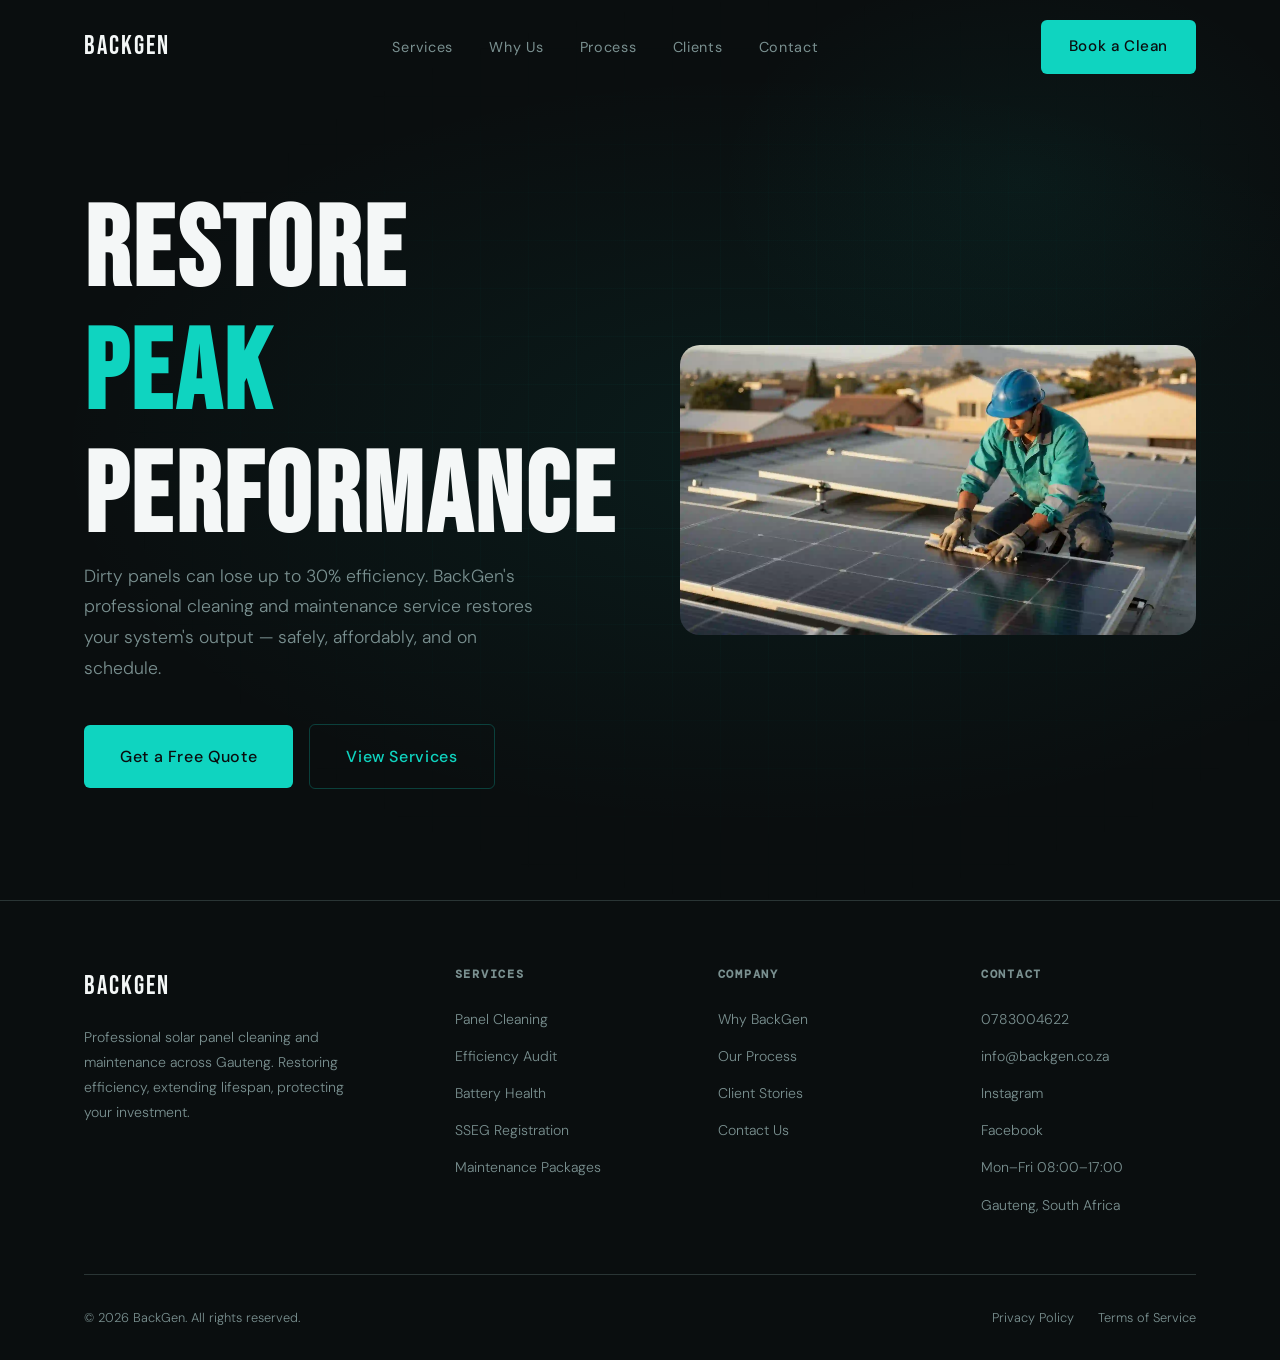
<file: index.html>
<!DOCTYPE html>
<html lang="en">
<head>
  <meta charset="UTF-8" />
  <meta name="viewport" content="width=device-width, initial-scale=1.0" />
  <meta name="description" content="BackGen — Professional solar panel cleaning and maintenance across Gauteng. Restore peak efficiency, extend system lifespan, and maximise your solar ROI." />
  <meta name="keywords" content="solar panel cleaning, solar maintenance, SSEG registration, Gauteng solar, Boksburg solar, solar efficiency" />
  <title>BackGen | Solar Panel Cleaning & Maintenance — Gauteng</title>
  <link rel="canonical" href="https://backgen.co.za" />
  <link rel="preconnect" href="https://fonts.googleapis.com" />

  <link rel="preconnect" href="https://fonts.gstatic.com" crossorigin />
  <link rel="stylesheet" href="styles.css" />
  <!-- Open Graph -->
  <meta property="og:title" content="BackGen | Solar Panel Cleaning & Maintenance" />
  <meta property="og:description" content="Professional solar maintenance across Gauteng. Restore efficiency, ensure compliance, maximise ROI." />
  <meta property="og:type" content="website" />
  <meta property="og:url" content="https://backgen.co.za" />
</head>
<body>

  <!-- ═══════════════════════════════════════════════
       NAVIGATION
  ══════════════════════════════════════════════════ -->
  <nav class="nav" id="nav" role="navigation" aria-label="Main navigation">
    <div class="container">
      <div class="nav-inner">

        <a href="index.html" class="nav-logo" aria-label="BackGen Home">
          <span class="nav-logo-text">BackGen</span>
        </a>


        <ul class="nav-links" role="list">
          <li><a href="services.html">Services</a></li>
          <li><a href="why-us.html">Why Us</a></li>
          <li><a href="process.html">Process</a></li>
          <li><a href="clients.html">Clients</a></li>
          <li><a href="contact.html">Contact</a></li>
        </ul>


        <div class="nav-cta">
          <a href="contact.html" class="btn btn-primary">
            Book a Clean
          </a>
        </div>



        <button class="hamburger" id="hamburger" aria-label="Open mobile menu" aria-expanded="false">
          <span></span><span></span><span></span>
        </button>

      </div>
    </div>
  </nav>

  <!-- Mobile menu -->
  <div class="mobile-menu" id="mobileMenu" role="dialog" aria-modal="true" aria-label="Mobile menu">
    <button class="mobile-close" id="mobileClose" aria-label="Close menu">✕</button>
    <a href="services.html" class="mobile-link">Services</a>
    <a href="why-us.html" class="mobile-link">Why Us</a>
    <a href="process.html" class="mobile-link">Process</a>
    <a href="clients.html" class="mobile-link">Clients</a>
    <a href="contact.html" class="mobile-link">Contact</a>
    <a href="contact.html" class="btn btn-primary btn-lg">Book a Clean</a>

  </div>


  <!-- ═══════════════════════════════════════════════
       HERO
  ══════════════════════════════════════════════════ -->
  <section class="hero" id="home" aria-labelledby="hero-headline">
    <div class="hero-bg" aria-hidden="true"></div>
    <div class="container">
      <div class="hero-inner">

        <div class="hero-content">


          <h1 id="hero-headline">
            Restore <span class="teal">Peak</span> Performance
          </h1>

          <p class="hero-sub">
            Dirty panels can lose up to 30% efficiency. BackGen's professional cleaning and maintenance service restores your system's output — safely, affordably, and on schedule.
          </p>

          <div class="hero-actions">
            <a href="contact.html" class="btn btn-primary btn-lg">Get a Free Quote</a>
            <a href="services.html" class="btn btn-outline btn-lg">View Services</a>

          </div>
        </div>

        <!-- Hero visual (replace src with real image) -->
        <div class="hero-visual" aria-hidden="true">
          <div class="hero-img-wrap">
            <div class="hero-img-placeholder">
<img src="./SolarPanelCleaning.webp" alt="Photo of peson cleaning solar panels" type="image/webp" decoding="async" fetchpriority="high" />
            </div>
          </div>
        </div>
      </div>
    </div>
  </section>
  <!-- ═══════════════════════════════════════════════
       FOOTER
  ══════════════════════════════════════════════════ -->
  <footer class="footer" role="contentinfo">
    <div class="container">

      <div class="footer-grid">

        <div class="footer-brand">
          <a href="index.html" class="nav-logo" aria-label="BackGen Home">
            <span class="nav-logo-text">BackGen</span>
          </a>


          <p>Professional solar panel cleaning and maintenance across Gauteng. Restoring efficiency, extending lifespan, protecting your investment.</p>
        </div>

        <div class="footer-col">
          <h5>Services</h5>
          <ul role="list">
            <li><a href="services.html">Panel Cleaning</a></li>
            <li><a href="services.html">Efficiency Audit</a></li>
            <li><a href="services.html">Battery Health</a></li>
            <li><a href="services.html">SSEG Registration</a></li>
            <li><a href="services.html">Maintenance Packages</a></li>

          </ul>
        </div>

        <div class="footer-col">
          <h5>Company</h5>
          <ul role="list">
            <li><a href="why-us.html">Why BackGen</a></li>
            <li><a href="process.html">Our Process</a></li>
            <li><a href="clients.html">Client Stories</a></li>
            <li><a href="contact.html">Contact Us</a></li>

          </ul>
        </div>

        <div class="footer-col">
          <h5>Contact</h5>
          <ul role="list">
            <li><a href="tel:0783004622">0783004622</a></li>
            <li><a href="mailto:info@backgen.co.za">info@backgen.co.za</a></li>
            <li><a href="https://www.instagram.com/backgen/" target="_blank" rel="noopener noreferrer">Instagram</a></li>
            <li><a href="https://www.facebook.com/profile.php?id=61590956095185" target="_blank" rel="noopener noreferrer">Facebook</a></li>
            <li><span style="color:var(--grey-mid); font-size:0.88rem;">Mon–Fri 08:00–17:00</span></li>
            <li><span style="color:var(--grey-mid); font-size:0.88rem;">Gauteng, South Africa</span></li>
          </ul>
        </div>

      </div>

      <div class="footer-bottom">
        <p>© 2026 BackGen. All rights reserved.</p>
        <div class="footer-bottom-links">
          <a href="#">Privacy Policy</a>
          <a href="#">Terms of Service</a>
        </div>
      </div>

    </div>
  </footer>



  <!-- ═══════════════════════════════════════════════
       JAVASCRIPT
  ══════════════════════════════════════════════════ -->

  <script type="application/ld+json">
  {
    "@context": "https://schema.org",
    "@type": "SolarEnergyCompany",
    "name": "BackGen",
    "url": "https://backgen.co.za",
    "description": "Professional solar panel cleaning and maintenance across Gauteng. Restore peak performance, extend system lifespan, and maximise your solar ROI.",
    "areaServed": [
      { "@type": "AdministrativeArea", "name": "Gauteng" }
    ],
    "hasOfferCatalog": {
      "@type": "OfferCatalog",
      "name": "Solar Panel Services",
      "itemListElement": [
        {
          "@type": "Offer",
          "name": "Professional Solar Panel Cleaning",
          "category": "Solar panel cleaning"
        },
        {
          "@type": "Offer",
          "name": "Efficiency Audit",
          "category": "Solar efficiency audit"
        },
        {
          "@type": "Offer",
          "name": "Battery Health Check",
          "category": "Battery health assessment"
        },
        {
          "@type": "Offer",
          "name": "SSEG Registration",
          "category": "SSEG registration assistance"
        },
        {
          "@type": "Offer",
          "name": "Maintenance Packages",
          "category": "Solar maintenance packages"
        }
      ]
    },
    "contactPoint": [
      {
        "@type": "ContactPoint",
        "telephone": "+2783004622",
        "contactType": "customer service",
        "areaServed": "ZA",
        "availableLanguage": ["en"],
        "email": "info@backgen.co.za"
      }
    ]
  }
  </script>

  <script src="site.js"></script>

</body>
</html>
</file>
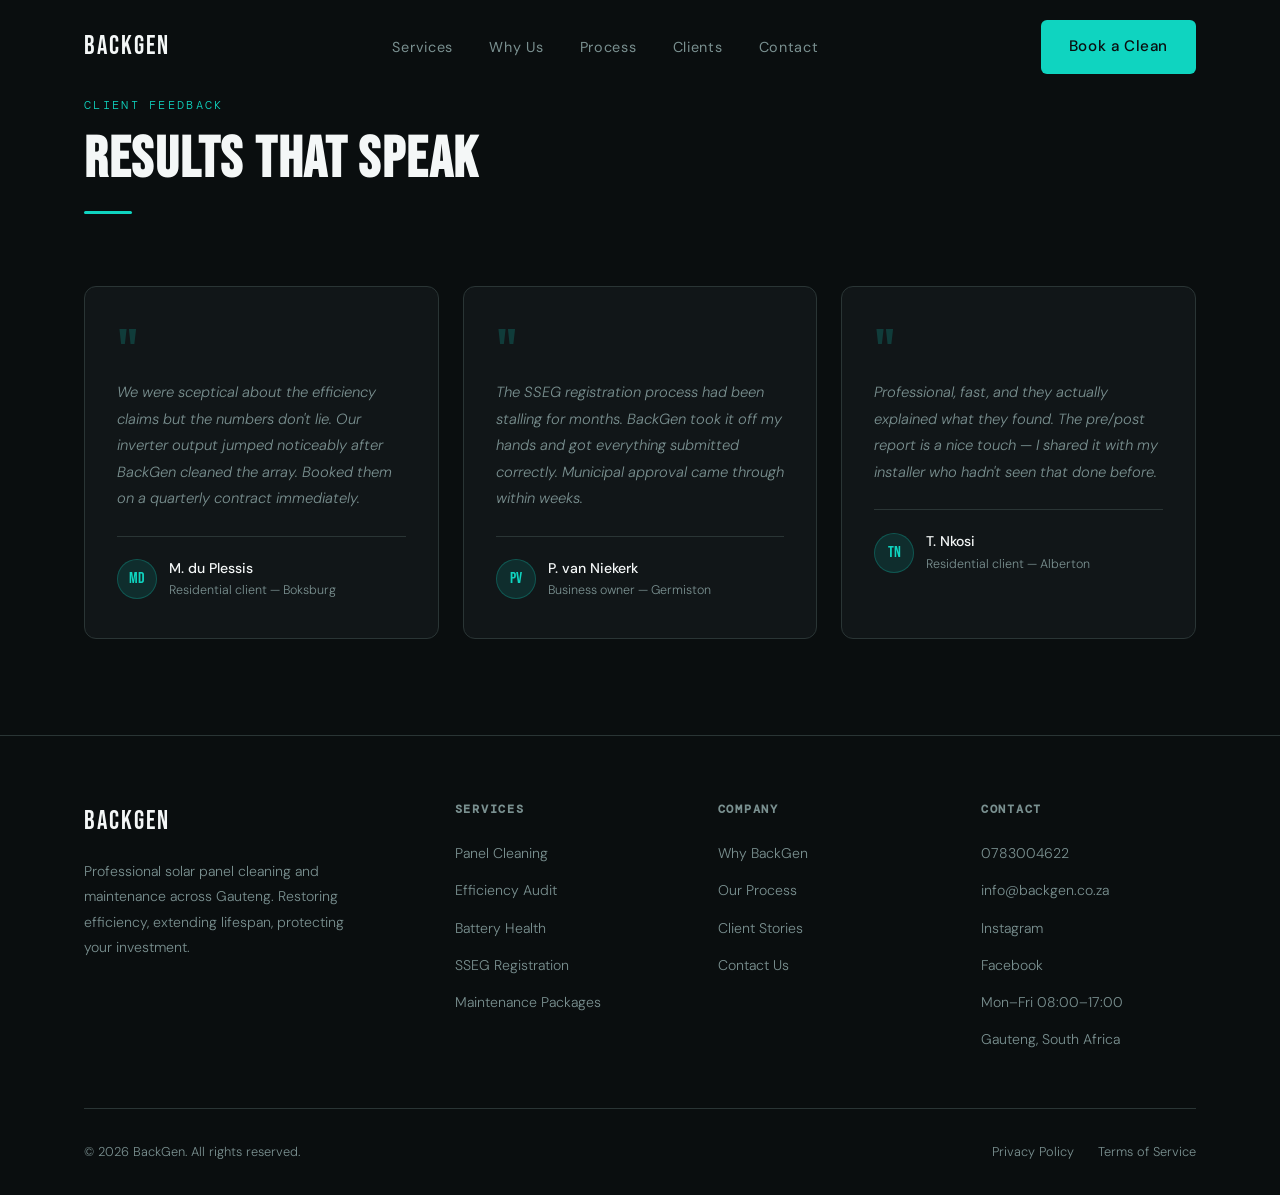
<file: clients.html>
<!DOCTYPE html>
<html lang="en">
<head>
  <meta charset="UTF-8" />
  <meta name="viewport" content="width=device-width, initial-scale=1.0" />
  <meta name="description" content="BackGen — Professional solar panel cleaning and maintenance across Gauteng. Restore peak efficiency, extend system lifespan, and maximise your solar ROI." />
  <meta name="keywords" content="solar panel cleaning, solar maintenance, SSEG registration, Gauteng solar, Boksburg solar, solar efficiency" />
  <title>BackGen | Clients — Gauteng</title>
  <link rel="canonical" href="https://backgen.co.za/clients.html" />
  <link rel="preconnect" href="https://fonts.googleapis.com" />
  <link rel="preconnect" href="https://fonts.gstatic.com" crossorigin />
  <link rel="stylesheet" href="styles.css" />
  <!-- Open Graph -->
  <meta property="og:title" content="BackGen | Client Stories" />
  <meta property="og:description" content="See what clients say about solar panel cleaning, efficiency audits, and SSEG support." />
  <meta property="og:type" content="website" />
  <meta property="og:url" content="https://backgen.co.za/clients.html" />
</head>
<body>

  <!-- Shared navigation -->
  <nav class="nav" id="nav" role="navigation" aria-label="Main navigation">
    <div class="container">
      <div class="nav-inner">

        <a href="index.html" class="nav-logo" aria-label="BackGen Home">
          <span class="nav-logo-text">BackGen</span>
        </a>

        <ul class="nav-links" role="list">
          <li><a href="services.html">Services</a></li>
          <li><a href="why-us.html">Why Us</a></li>
          <li><a href="process.html">Process</a></li>
          <li><a href="clients.html">Clients</a></li>
          <li><a href="contact.html">Contact</a></li>
        </ul>

        <div class="nav-cta">
          <a href="contact.html" class="btn btn-primary">
            Book a Clean
          </a>
        </div>

        <button class="hamburger" id="hamburger" aria-label="Open mobile menu" aria-expanded="false">
          <span></span><span></span><span></span>
        </button>

      </div>
    </div>
  </nav>

  <!-- Mobile menu -->
  <div class="mobile-menu" id="mobileMenu" role="dialog" aria-modal="true" aria-label="Mobile menu">
    <button class="mobile-close" id="mobileClose" aria-label="Close menu">✕</button>
    <a href="services.html" class="mobile-link">Services</a>
    <a href="why-us.html" class="mobile-link">Why Us</a>
    <a href="process.html" class="mobile-link">Process</a>
    <a href="clients.html" class="mobile-link">Clients</a>
    <a href="contact.html" class="mobile-link">Contact</a>
    <a href="contact.html" class="btn btn-primary btn-lg">Book a Clean</a>
  </div>

  <!-- ═══════════════════════════════════════════════
       TESTIMONIALS
  ══════════════════════════════════════════════════ -->
  <section class="testimonials section" id="testimonials" aria-labelledby="testimonials-heading">
    <div class="container">

      <div class="section-header reveal">
        <span class="label">Client Feedback</span>
        <h2 id="testimonials-heading">Results That Speak</h2>
        <div class="accent-line" aria-hidden="true"></div>
      </div>

      <div class="testimonials-grid">

        <article class="testi-card reveal reveal-delay-1">
          <div class="testi-quote-mark" aria-hidden="true">"</div>
          <p class="testi-text">We were sceptical about the efficiency claims but the numbers don't lie. Our inverter output jumped noticeably after BackGen cleaned the array. Booked them on a quarterly contract immediately.</p>
          <div class="testi-author">
            <div class="testi-avatar" aria-hidden="true">MD</div>
            <div>
              <div class="testi-name">M. du Plessis</div>
              <div class="testi-role">Residential client — Boksburg</div>
            </div>
          </div>
        </article>

        <article class="testi-card reveal reveal-delay-2">
          <div class="testi-quote-mark" aria-hidden="true">"</div>
          <p class="testi-text">The SSEG registration process had been stalling for months. BackGen took it off my hands and got everything submitted correctly. Municipal approval came through within weeks.</p>
          <div class="testi-author">
            <div class="testi-avatar" aria-hidden="true">PV</div>
            <div>
              <div class="testi-name">P. van Niekerk</div>
              <div class="testi-role">Business owner — Germiston</div>
            </div>
          </div>
        </article>

        <article class="testi-card reveal reveal-delay-3">
          <div class="testi-quote-mark" aria-hidden="true">"</div>
          <p class="testi-text">Professional, fast, and they actually explained what they found. The pre/post report is a nice touch — I shared it with my installer who hadn't seen that done before.</p>
          <div class="testi-author">
            <div class="testi-avatar" aria-hidden="true">TN</div>
            <div>
              <div class="testi-name">T. Nkosi</div>
              <div class="testi-role">Residential client — Alberton</div>
            </div>
          </div>
        </article>

      </div>

    </div>
  </section>

  <!-- Shared footer -->
  <footer class="footer" role="contentinfo">
    <div class="container">

      <div class="footer-grid">

        <div class="footer-brand">
          <a href="index.html" class="nav-logo" aria-label="BackGen Home">
            <span class="nav-logo-text">BackGen</span>
          </a>
          <p>Professional solar panel cleaning and maintenance across Gauteng. Restoring efficiency, extending lifespan, protecting your investment.</p>
        </div>

        <div class="footer-col">
          <h5>Services</h5>
          <ul role="list">
            <li><a href="services.html">Panel Cleaning</a></li>
            <li><a href="services.html">Efficiency Audit</a></li>
            <li><a href="services.html">Battery Health</a></li>
            <li><a href="services.html">SSEG Registration</a></li>
            <li><a href="services.html">Maintenance Packages</a></li>
          </ul>
        </div>

        <div class="footer-col">
          <h5>Company</h5>
          <ul role="list">
            <li><a href="why-us.html">Why BackGen</a></li>
            <li><a href="process.html">Our Process</a></li>
            <li><a href="clients.html">Client Stories</a></li>
            <li><a href="contact.html">Contact Us</a></li>
          </ul>
        </div>

        <div class="footer-col">
          <h5>Contact</h5>
          <ul role="list">
            <li><a href="tel:0783004622">0783004622</a></li>
            <li><a href="mailto:info@backgen.co.za">info@backgen.co.za</a></li>
            <li><a href="https://www.instagram.com/backgen/" target="_blank" rel="noopener noreferrer">Instagram</a></li>
            <li><a href="https://www.facebook.com/profile.php?id=61590956095185" target="_blank" rel="noopener noreferrer">Facebook</a></li>
            <li><span style="color:var(--grey-mid); font-size:0.88rem;">Mon–Fri 08:00–17:00</span></li>
            <li><span style="color:var(--grey-mid); font-size:0.88rem;">Gauteng, South Africa</span></li>
          </ul>
        </div>

      </div>

      <div class="footer-bottom">
        <p>© 2026 BackGen. All rights reserved.</p>
        <div class="footer-bottom-links">
          <a href="#">Privacy Policy</a>
          <a href="#">Terms of Service</a>
        </div>
      </div>

    </div>
  </footer>

  <script type="application/ld+json">
  {
    "@context": "https://schema.org",
    "@type": "FAQPage",
    "mainEntity": [
      {
        "@type": "Question",
        "name": "Do you provide measurable results after cleaning?",
        "acceptedAnswer": {
          "@type": "Answer",
          "text": "Yes. We record pre- and post-clean efficiency readings and provide a written report with before/after results."
        }
      }
    ]
  }
  </script>

  <script src="site.js"></script>
</body>
</html>
</file>
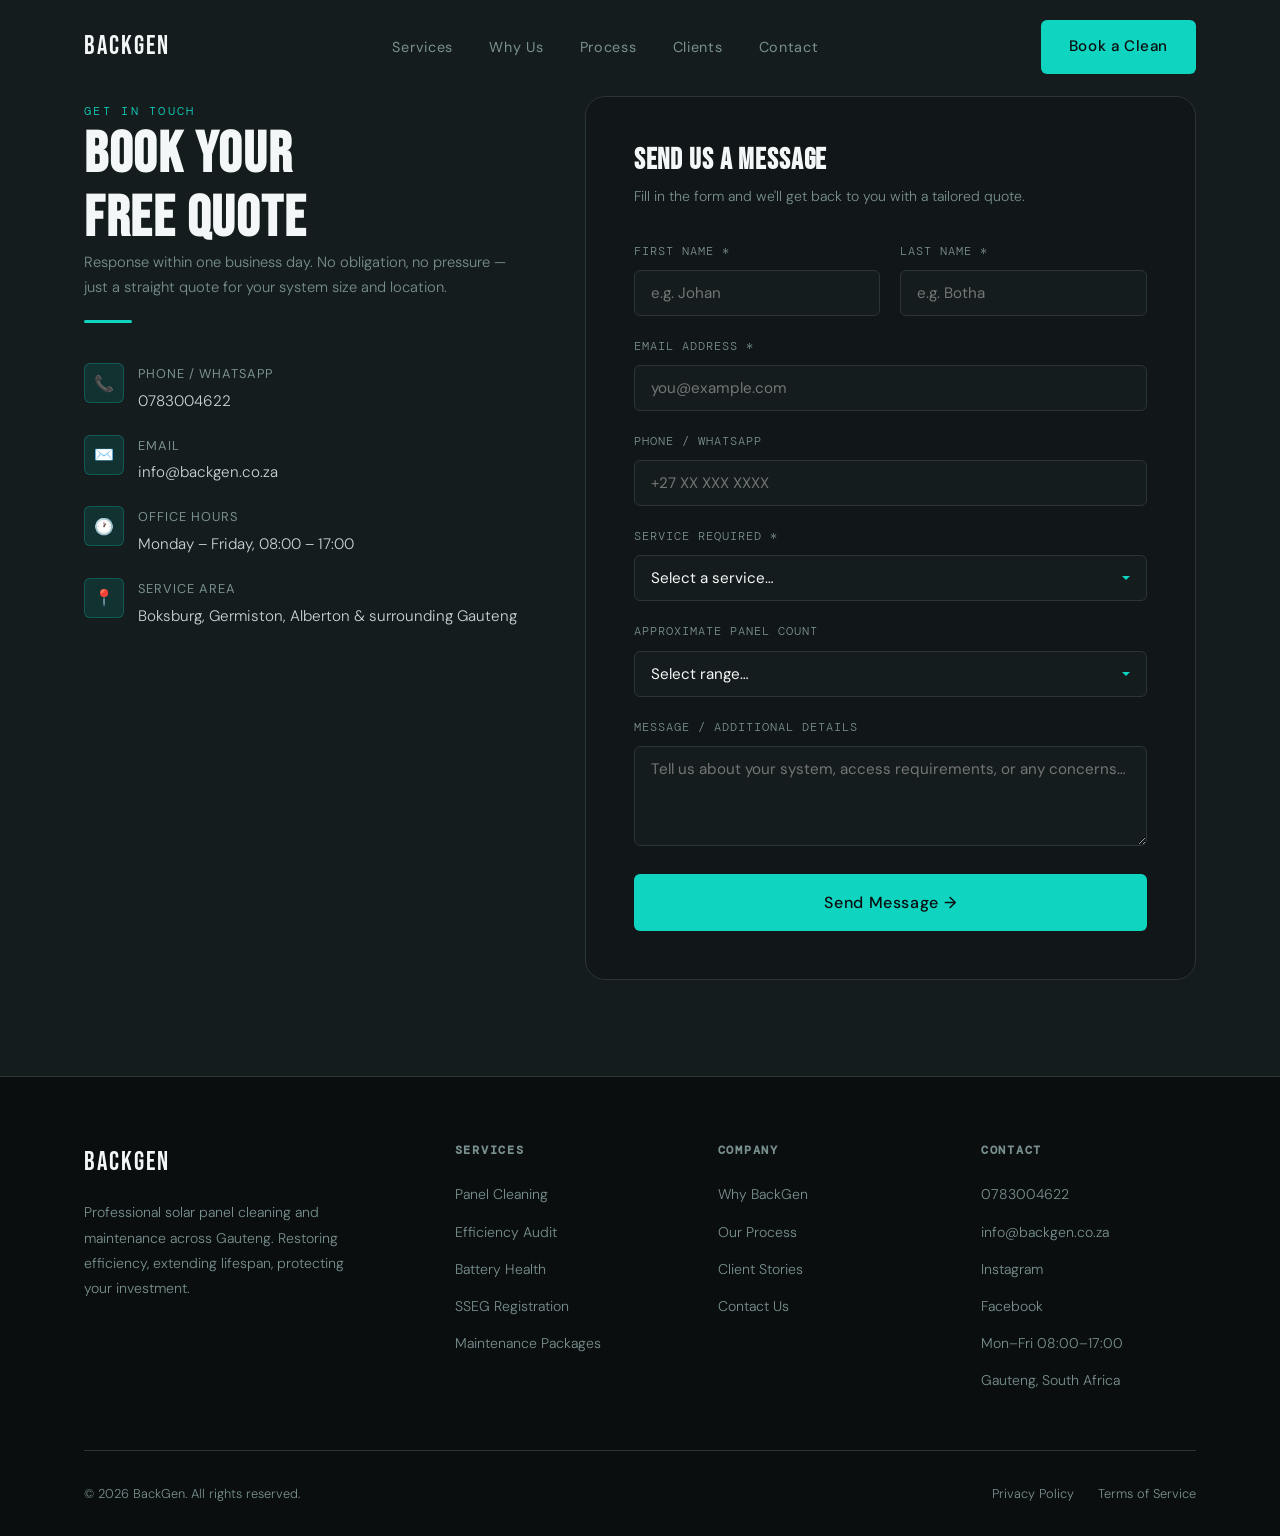
<file: contact.html>
<!DOCTYPE html>
<html lang="en">
<head>
  <meta charset="UTF-8" />
  <meta name="viewport" content="width=device-width, initial-scale=1.0" />
  <meta name="description" content="BackGen — Professional solar panel cleaning and maintenance across Gauteng. Restore peak efficiency, extend system lifespan, and maximise your solar ROI." />
  <meta name="keywords" content="solar panel cleaning, solar maintenance, SSEG registration, Gauteng solar, Boksburg solar, solar efficiency" />
  <title>BackGen | Contact — Gauteng</title>
  <link rel="canonical" href="https://backgen.co.za/contact.html" />
  <link rel="preconnect" href="https://fonts.googleapis.com" />
  <link rel="preconnect" href="https://fonts.gstatic.com" crossorigin />
  <link rel="stylesheet" href="styles.css" />
  <!-- Open Graph -->
  <meta property="og:title" content="BackGen | Contact" />
  <meta property="og:description" content="Book a free quote for solar panel cleaning and maintenance across Gauteng." />
  <meta property="og:type" content="website" />
  <meta property="og:url" content="https://backgen.co.za/contact.html" />
</head>
<body>

  <!-- Shared navigation -->
  <nav class="nav" id="nav" role="navigation" aria-label="Main navigation">
    <div class="container">
      <div class="nav-inner">

        <a href="index.html" class="nav-logo" aria-label="BackGen Home">
          <span class="nav-logo-text">BackGen</span>
        </a>

        <ul class="nav-links" role="list">
          <li><a href="services.html">Services</a></li>
          <li><a href="why-us.html">Why Us</a></li>
          <li><a href="process.html">Process</a></li>
          <li><a href="clients.html">Clients</a></li>
          <li><a href="contact.html">Contact</a></li>
        </ul>

        <div class="nav-cta">
          <a href="contact.html" class="btn btn-primary">
            Book a Clean
          </a>
        </div>

        <button class="hamburger" id="hamburger" aria-label="Open mobile menu" aria-expanded="false">
          <span></span><span></span><span></span>
        </button>

      </div>
    </div>
  </nav>

  <!-- Mobile menu -->
  <div class="mobile-menu" id="mobileMenu" role="dialog" aria-modal="true" aria-label="Mobile menu">
    <button class="mobile-close" id="mobileClose" aria-label="Close menu">✕</button>
    <a href="services.html" class="mobile-link">Services</a>
    <a href="why-us.html" class="mobile-link">Why Us</a>
    <a href="process.html" class="mobile-link">Process</a>
    <a href="clients.html" class="mobile-link">Clients</a>
    <a href="contact.html" class="mobile-link">Contact</a>
    <a href="contact.html" class="btn btn-primary btn-lg">Book a Clean</a>
  </div>

  <!-- ═══════════════════════════════════════════════
       CONTACT
  ══════════════════════════════════════════════════ -->
  <section class="contact section" id="contact" aria-labelledby="contact-heading">
    <div class="container">

      <div class="contact-grid">

        <!-- Info column -->
        <div class="contact-info">

          <div class="contact-info-block reveal">
            <span class="label">Get in Touch</span>
            <h2 id="contact-heading">Book Your<br/>Free Quote</h2>
            <p>Response within one business day. No obligation, no pressure — just a straight quote for your system size and location.</p>
            <div class="accent-line" aria-hidden="true"></div>
          </div>

          <div class="contact-details reveal reveal-delay-1">

            <div class="contact-item">
              <div class="contact-item-icon" aria-hidden="true">📞</div>
                <div class="contact-item-text">
                <strong>Phone / WhatsApp</strong>
                <a href="tel:0783004622">0783004622</a>

              </div>
            </div>

            <div class="contact-item">
              <div class="contact-item-icon" aria-hidden="true">✉️</div>
              <div class="contact-item-text">
                <strong>Email</strong>
                <a href="mailto:info@backgen.co.za">info@backgen.co.za</a>
              </div>
            </div>

            <div class="contact-item">
              <div class="contact-item-icon" aria-hidden="true">🕐</div>
              <div class="contact-item-text">
                <strong>Office Hours</strong>
                <span>Monday – Friday, 08:00 – 17:00</span>
              </div>
            </div>

            <div class="contact-item">
              <div class="contact-item-icon" aria-hidden="true">📍</div>
              <div class="contact-item-text">
                <strong>Service Area</strong>
                <span>Boksburg, Germiston, Alberton &amp; surrounding Gauteng</span>
              </div>
            </div>

          </div>

        </div>

        <!-- Form column -->
        <div class="form-card reveal reveal-delay-2">
          <h3 style="margin-bottom:8px;">Send Us a Message</h3>
          <p style="margin-bottom:32px; font-size:0.88rem;">Fill in the form and we'll get back to you with a tailored quote.</p>

          <form id="contactForm" novalidate aria-label="Contact form">

            <div class="form-row">
              <div class="form-group">
                <label for="firstName">First Name *</label>
                <input type="text" id="firstName" name="firstName" placeholder="e.g. Johan" required autocomplete="given-name" />
              </div>
              <div class="form-group">
                <label for="lastName">Last Name *</label>
                <input type="text" id="lastName" name="lastName" placeholder="e.g. Botha" required autocomplete="family-name" />
              </div>
            </div>

            <div class="form-group">
              <label for="email">Email Address *</label>
              <input type="email" id="email" name="email" placeholder="you@example.com" required autocomplete="email" />
            </div>

            <div class="form-group">
              <label for="phone">Phone / WhatsApp</label>
              <input type="tel" id="phone" name="phone" placeholder="+27 XX XXX XXXX" autocomplete="tel" />
            </div>

            <div class="form-group">
              <label for="service">Service Required *</label>
              <select id="service" name="service" required>
                <option value="" disabled selected>Select a service…</option>
                <option value="panel-cleaning">Solar Panel Cleaning</option>
                <option value="efficiency-audit">Efficiency Audit</option>
                <option value="battery-check">Battery Health Check</option>
                <option value="sseg">SSEG Registration</option>
                <option value="maintenance-package">Maintenance Package</option>
                <option value="other">Other / Not Sure</option>
              </select>
            </div>

            <div class="form-group">
              <label for="panels">Approximate Panel Count</label>
              <select id="panels" name="panels">
                <option value="" disabled selected>Select range…</option>
                <option value="1-10">1 – 10 panels</option>
                <option value="11-20">11 – 20 panels</option>
                <option value="21-40">21 – 40 panels</option>
                <option value="41+">41+ panels</option>
                <option value="unsure">Not sure</option>
              </select>
            </div>

            <div class="form-group">
              <label for="message">Message / Additional Details</label>
              <textarea id="message" name="message" placeholder="Tell us about your system, access requirements, or any concerns…"></textarea>
            </div>

            <button type="submit" class="btn btn-primary btn-lg" style="width:100%; justify-content:center; margin-top:8px;" id="submitBtn">
              Send Message →
            </button>

            <div class="form-status" id="formStatus" role="alert" aria-live="polite"></div>

          </form>
        </div>

      </div>

    </div>
  </section>

  <!-- Shared footer -->
  <footer class="footer" role="contentinfo">
    <div class="container">

      <div class="footer-grid">

        <div class="footer-brand">
          <a href="index.html" class="nav-logo" aria-label="BackGen Home">
            <span class="nav-logo-text">BackGen</span>
          </a>
          <p>Professional solar panel cleaning and maintenance across Gauteng. Restoring efficiency, extending lifespan, protecting your investment.</p>
        </div>

        <div class="footer-col">
          <h5>Services</h5>
          <ul role="list">
            <li><a href="services.html">Panel Cleaning</a></li>
            <li><a href="services.html">Efficiency Audit</a></li>
            <li><a href="services.html">Battery Health</a></li>
            <li><a href="services.html">SSEG Registration</a></li>
            <li><a href="services.html">Maintenance Packages</a></li>
          </ul>
        </div>

        <div class="footer-col">
          <h5>Company</h5>
          <ul role="list">
            <li><a href="why-us.html">Why BackGen</a></li>
            <li><a href="process.html">Our Process</a></li>
            <li><a href="clients.html">Client Stories</a></li>
            <li><a href="contact.html">Contact Us</a></li>
          </ul>
        </div>

        <div class="footer-col">
          <h5>Contact</h5>
          <ul role="list">
            <li><a href="tel:0783004622">0783004622</a></li>
            <li><a href="mailto:info@backgen.co.za">info@backgen.co.za</a></li>
            <li><a href="https://www.instagram.com/backgen/" target="_blank" rel="noopener noreferrer">Instagram</a></li>
            <li><a href="https://www.facebook.com/profile.php?id=61590956095185" target="_blank" rel="noopener noreferrer">Facebook</a></li>
            <li><span style="color:var(--grey-mid); font-size:0.88rem;">Mon–Fri 08:00–17:00</span></li>
            <li><span style="color:var(--grey-mid); font-size:0.88rem;">Gauteng, South Africa</span></li>
          </ul>
        </div>

      </div>

      <div class="footer-bottom">
        <p>© 2026 BackGen. All rights reserved.</p>
        <div class="footer-bottom-links">
          <a href="#">Privacy Policy</a>
          <a href="#">Terms of Service</a>
        </div>
      </div>

    </div>
  </footer>


  <script type="application/ld+json">
  {
    "@context": "https://schema.org",
    "@type": "ContactPage",
    "name": "Contact BackGen",
    "url": "https://backgen.co.za/contact.html",
    "inLanguage": ["en"],
    "about": {
      "@type": "SolarEnergyCompany",
      "name": "BackGen",
      "areaServed": [{ "@type": "AdministrativeArea", "name": "Gauteng" }]
    },
    "potentialAction": {
      "@type": "CommunicateAction",
      "target": "https://backgen.co.za/contact.html"
    }
  }
  </script>

  <script src="site.js"></script>
</body>
</html>
</file>
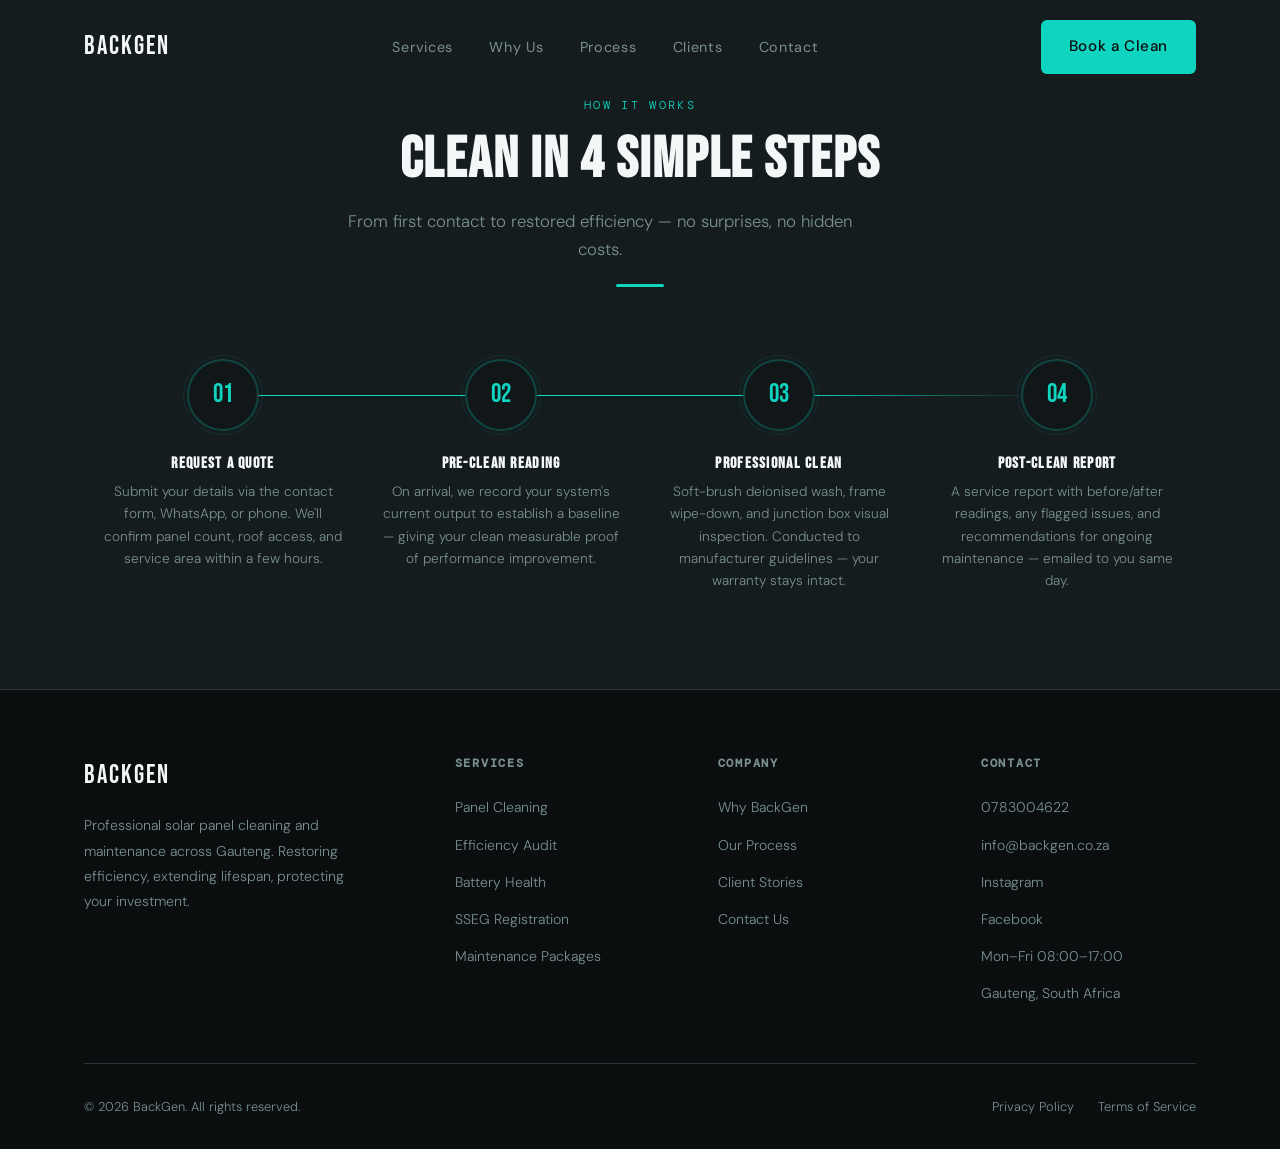
<file: process.html>
<!DOCTYPE html>
<html lang="en">
<head>
  <meta charset="UTF-8" />
  <meta name="viewport" content="width=device-width, initial-scale=1.0" />
  <meta name="description" content="BackGen — Professional solar panel cleaning and maintenance across Gauteng. Restore peak efficiency, extend system lifespan, and maximise your solar ROI." />
  <meta name="keywords" content="solar panel cleaning, solar maintenance, SSEG registration, Gauteng solar, Boksburg solar, solar efficiency" />
  <title>BackGen | Process — Gauteng</title>
  <link rel="canonical" href="https://backgen.co.za/process.html" />
  <link rel="preconnect" href="https://fonts.googleapis.com" />
  <link rel="preconnect" href="https://fonts.gstatic.com" crossorigin />
  <link rel="stylesheet" href="styles.css" />
  <!-- Open Graph -->
  <meta property="og:title" content="BackGen | Process" />
  <meta property="og:description" content="Clean in 4 simple steps — from quote to post-clean report." />
  <meta property="og:type" content="website" />
  <meta property="og:url" content="https://backgen.co.za/process.html" />
</head>
<body>

  <!-- Shared navigation -->
  <nav class="nav" id="nav" role="navigation" aria-label="Main navigation">
    <div class="container">
      <div class="nav-inner">

        <a href="index.html" class="nav-logo" aria-label="BackGen Home">
          <span class="nav-logo-text">BackGen</span>
        </a>

        <ul class="nav-links" role="list">
          <li><a href="services.html">Services</a></li>
          <li><a href="why-us.html">Why Us</a></li>
          <li><a href="process.html">Process</a></li>
          <li><a href="clients.html">Clients</a></li>
          <li><a href="contact.html">Contact</a></li>
        </ul>

        <div class="nav-cta">
          <a href="contact.html" class="btn btn-primary">
            Book a Clean
          </a>
        </div>

        <button class="hamburger" id="hamburger" aria-label="Open mobile menu" aria-expanded="false">
          <span></span><span></span><span></span>
        </button>

      </div>
    </div>
  </nav>

  <!-- Mobile menu -->
  <div class="mobile-menu" id="mobileMenu" role="dialog" aria-modal="true" aria-label="Mobile menu">
    <button class="mobile-close" id="mobileClose" aria-label="Close menu">✕</button>
    <a href="services.html" class="mobile-link">Services</a>
    <a href="why-us.html" class="mobile-link">Why Us</a>
    <a href="process.html" class="mobile-link">Process</a>
    <a href="clients.html" class="mobile-link">Clients</a>
    <a href="contact.html" class="mobile-link">Contact</a>
    <a href="contact.html" class="btn btn-primary btn-lg">Book a Clean</a>
  </div>

  <!-- ═══════════════════════════════════════════════
       PROCESS
  ══════════════════════════════════════════════════ -->
  <section class="process section" id="process" aria-labelledby="process-heading">
    <div class="container">

      <div class="section-header reveal" style="text-align: center; max-width: 600px; margin: 0 auto 64px;">
        <span class="label">How It Works</span>
        <h2 id="process-heading">Clean in 4 Simple Steps</h2>
        <p>From first contact to restored efficiency — no surprises, no hidden costs.</p>
        <div class="accent-line" aria-hidden="true" style="margin: 20px auto 0;"></div>
      </div>

      <div class="process-steps" role="list">

        <div class="process-step reveal reveal-delay-1" role="listitem">
          <div class="step-num-wrap" aria-hidden="true">
            <div class="step-num">01</div>
          </div>
          <h4>Request a Quote</h4>
          <p>Submit your details via the contact form, WhatsApp, or phone. We'll confirm panel count, roof access, and service area within a few hours.</p>
        </div>

        <div class="process-step reveal reveal-delay-2" role="listitem">
          <div class="step-num-wrap" aria-hidden="true">
            <div class="step-num">02</div>
          </div>
          <h4>Pre-Clean Reading</h4>
          <p>On arrival, we record your system's current output to establish a baseline — giving your clean measurable proof of performance improvement.</p>
        </div>

        <div class="process-step reveal reveal-delay-3" role="listitem">
          <div class="step-num-wrap" aria-hidden="true">
            <div class="step-num">03</div>
          </div>
          <h4>Professional Clean</h4>
          <p>Soft-brush deionised wash, frame wipe-down, and junction box visual inspection. Conducted to manufacturer guidelines — your warranty stays intact.</p>
        </div>

        <div class="process-step reveal reveal-delay-4" role="listitem">
          <div class="step-num-wrap" aria-hidden="true">
            <div class="step-num">04</div>
          </div>
          <h4>Post-Clean Report</h4>
          <p>A service report with before/after readings, any flagged issues, and recommendations for ongoing maintenance — emailed to you same day.</p>
        </div>

      </div>

    </div>
  </section>

  <!-- Shared footer -->
  <footer class="footer" role="contentinfo">
    <div class="container">

      <div class="footer-grid">

        <div class="footer-brand">
          <a href="index.html" class="nav-logo" aria-label="BackGen Home">
            <span class="nav-logo-text">BackGen</span>
          </a>
          <p>Professional solar panel cleaning and maintenance across Gauteng. Restoring efficiency, extending lifespan, protecting your investment.</p>
        </div>

        <div class="footer-col">
          <h5>Services</h5>
          <ul role="list">
            <li><a href="services.html">Panel Cleaning</a></li>
            <li><a href="services.html">Efficiency Audit</a></li>
            <li><a href="services.html">Battery Health</a></li>
            <li><a href="services.html">SSEG Registration</a></li>
            <li><a href="services.html">Maintenance Packages</a></li>
          </ul>
        </div>

        <div class="footer-col">
          <h5>Company</h5>
          <ul role="list">
            <li><a href="why-us.html">Why BackGen</a></li>
            <li><a href="process.html">Our Process</a></li>
            <li><a href="clients.html">Client Stories</a></li>
            <li><a href="contact.html">Contact Us</a></li>
          </ul>
        </div>

        <div class="footer-col">
          <h5>Contact</h5>
          <ul role="list">
            <li><a href="tel:0783004622">0783004622</a></li>
            <li><a href="mailto:info@backgen.co.za">info@backgen.co.za</a></li>
            <li><a href="https://www.instagram.com/backgen/" target="_blank" rel="noopener noreferrer">Instagram</a></li>
            <li><a href="https://www.facebook.com/profile.php?id=61590956095185" target="_blank" rel="noopener noreferrer">Facebook</a></li>
            <li><span style="color:var(--grey-mid); font-size:0.88rem;">Mon–Fri 08:00–17:00</span></li>
            <li><span style="color:var(--grey-mid); font-size:0.88rem;">Gauteng, South Africa</span></li>
          </ul>
        </div>

      </div>

      <div class="footer-bottom">
        <p>© 2026 BackGen. All rights reserved.</p>
        <div class="footer-bottom-links">
          <a href="#">Privacy Policy</a>
          <a href="#">Terms of Service</a>
        </div>
      </div>

    </div>
  </footer>

  <script type="application/ld+json">
  {
    "@context": "https://schema.org",
    "@type": "LocalBusiness",
    "name": "BackGen",
    "url": "https://backgen.co.za",
    "description": "Professional solar panel cleaning and maintenance across Gauteng. Restore peak performance, extend system lifespan, and maximise your solar ROI.",
    "telephone": "+2783004622",
    "email": "info@backgen.co.za",
    "areaServed": {
      "@type": "AdministrativeArea",
      "name": "Gauteng"
    },
    "openingHoursSpecification": [
      {
        "@type": "OpeningHoursSpecification",
        "dayOfWeek": ["Monday", "Tuesday", "Wednesday", "Thursday", "Friday"],
        "opens": "08:00",
        "closes": "17:00"
      }
    ]
  }
  </script>

  <script src="site.js"></script>
</body>
</html>
</file>
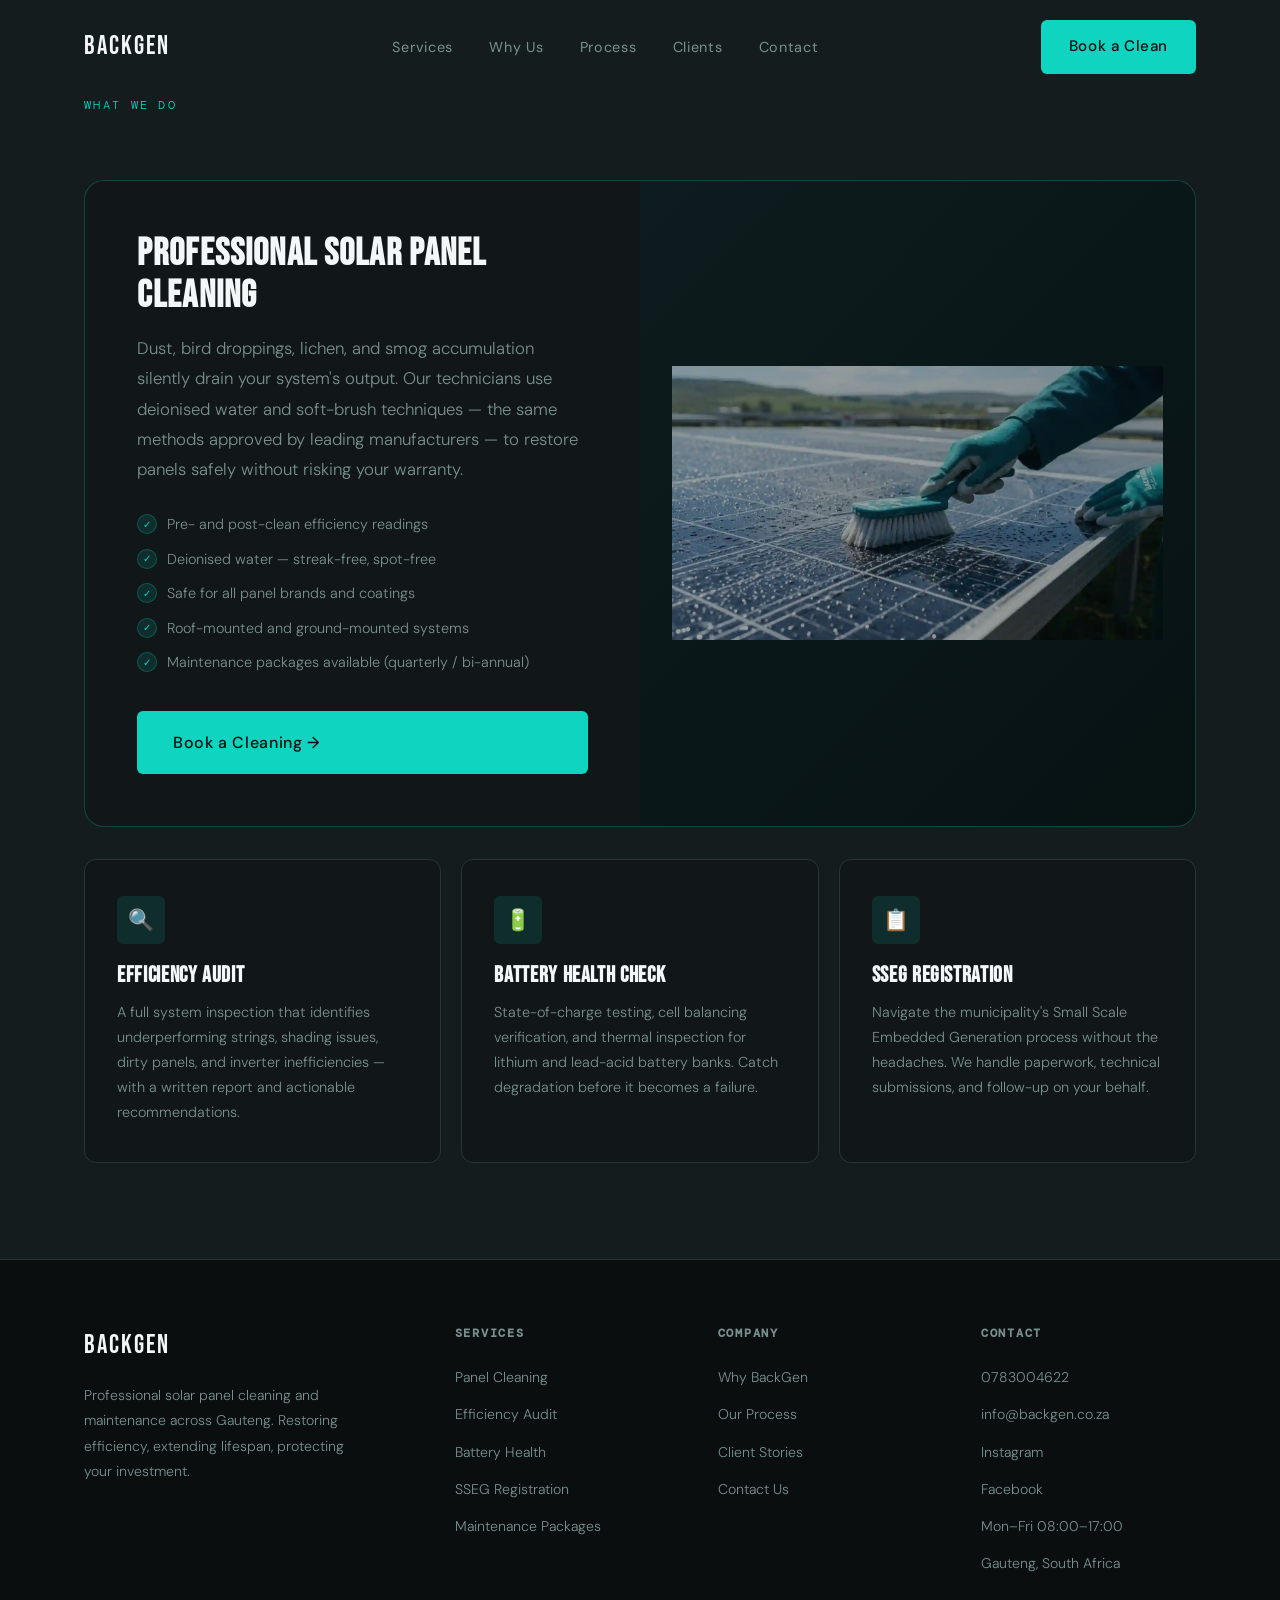
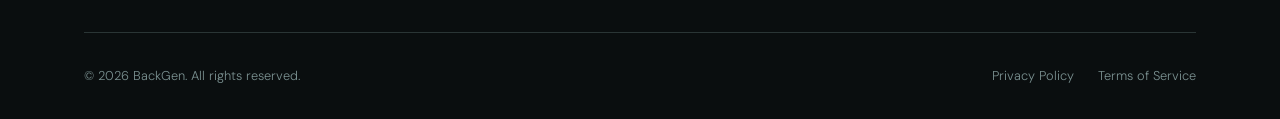
<file: services.html>
<!DOCTYPE html>
<html lang="en">
<head>
  <meta charset="UTF-8" />
  <meta name="viewport" content="width=device-width, initial-scale=1.0" />
  <meta name="description" content="BackGen — Professional solar panel cleaning and maintenance across Gauteng. Restore peak efficiency, extend system lifespan, and maximise your solar ROI." />
  <meta name="keywords" content="solar panel cleaning, solar maintenance, SSEG registration, Gauteng solar, Boksburg solar, solar efficiency" />
  <title>BackGen | Services — Gauteng</title>
  <link rel="canonical" href="https://backgen.co.za/services.html" />
  <link rel="preconnect" href="https://fonts.googleapis.com" />
  <link rel="preconnect" href="https://fonts.gstatic.com" crossorigin />
  <link rel="stylesheet" href="styles.css" />
  <!-- Open Graph -->
  <meta property="og:title" content="BackGen | Services" />
  <meta property="og:description" content="Professional solar panel cleaning and maintenance across Gauteng." />
  <meta property="og:type" content="website" />
  <meta property="og:url" content="https://backgen.co.za/services.html" />
</head>
<body>

  <!-- Shared navigation -->
  <nav class="nav" id="nav" role="navigation" aria-label="Main navigation">
    <div class="container">
      <div class="nav-inner">

        <a href="index.html" class="nav-logo" aria-label="BackGen Home">
          <span class="nav-logo-text">BackGen</span>
        </a>

        <ul class="nav-links" role="list">
          <li><a href="services.html">Services</a></li>
          <li><a href="why-us.html">Why Us</a></li>
          <li><a href="process.html">Process</a></li>
          <li><a href="clients.html">Clients</a></li>
          <li><a href="contact.html">Contact</a></li>
        </ul>

        <div class="nav-cta">
          <a href="contact.html" class="btn btn-primary">
            Book a Clean
          </a>
        </div>

        <button class="hamburger" id="hamburger" aria-label="Open mobile menu" aria-expanded="false">
          <span></span><span></span><span></span>
        </button>

      </div>
    </div>
  </nav>

  <!-- Mobile menu -->
  <div class="mobile-menu" id="mobileMenu" role="dialog" aria-modal="true" aria-label="Mobile menu">
    <button class="mobile-close" id="mobileClose" aria-label="Close menu">✕</button>
    <a href="services.html" class="mobile-link">Services</a>
    <a href="why-us.html" class="mobile-link">Why Us</a>
    <a href="process.html" class="mobile-link">Process</a>
    <a href="clients.html" class="mobile-link">Clients</a>
    <a href="contact.html" class="mobile-link">Contact</a>
    <a href="contact.html" class="btn btn-primary btn-lg">Book a Clean</a>
  </div>

  <!-- ═══════════════════════════════════════════════
       SERVICES
  ══════════════════════════════════════════════════ -->
  <section class="services section" id="services" aria-labelledby="services-heading">
    <div class="container">

      <div class="section-header reveal">
        <span class="label">What We Do</span>
      </div>

      <!-- Hero service: Cleaning -->
      <div class="service-hero-card reveal">
        <div class="service-hero-content">
          <div>
            <h3>Professional Solar Panel Cleaning</h3>
            <p>Dust, bird droppings, lichen, and smog accumulation silently drain your system's output. Our technicians use deionised water and soft-brush techniques — the same methods approved by leading manufacturers — to restore panels safely without risking your warranty.</p>
          </div>

          <ul class="service-checklist" aria-label="Service features">
            <li><div class="check-icon" aria-hidden="true">✓</div> Pre- and post-clean efficiency readings</li>
            <li><div class="check-icon" aria-hidden="true">✓</div> Deionised water — streak-free, spot-free</li>
            <li><div class="check-icon" aria-hidden="true">✓</div> Safe for all panel brands and coatings</li>
            <li><div class="check-icon" aria-hidden="true">✓</div> Roof-mounted and ground-mounted systems</li>
            <li><div class="check-icon" aria-hidden="true">✓</div> Maintenance packages available (quarterly / bi-annual)</li>
          </ul>

          <a href="contact.html" class="btn btn-primary btn-lg">Book a Cleaning →</a>
        </div>

        <div class="service-hero-img" role="img" aria-label="Solar panel cleaning service">
          <div class="img-icon"><img src="./SolarCleaning.webp" type="image/webp" decoding="async" loading="lazy" alt="photo of solar pannel being cleaned."></div>
        </div>
      </div>

      <!-- Supporting services -->
      <div class="services-grid">

        <article class="service-card reveal reveal-delay-1">
          <div class="service-card-icon" aria-hidden="true">🔍</div>
          <h3>Efficiency Audit</h3>
          <p>A full system inspection that identifies underperforming strings, shading issues, dirty panels, and inverter inefficiencies — with a written report and actionable recommendations.</p>
        </article>

        <article class="service-card reveal reveal-delay-2">
          <div class="service-card-icon" aria-hidden="true">🔋</div>
          <h3>Battery Health Check</h3>
          <p>State-of-charge testing, cell balancing verification, and thermal inspection for lithium and lead-acid battery banks. Catch degradation before it becomes a failure.</p>
        </article>

        <article class="service-card reveal reveal-delay-3">
          <div class="service-card-icon" aria-hidden="true">📋</div>
          <h3>SSEG Registration</h3>
          <p>Navigate the municipality's Small Scale Embedded Generation process without the headaches. We handle paperwork, technical submissions, and follow-up on your behalf.</p>
        </article>

      </div>

    </div>
  </section>

  <!-- Shared footer -->
  <footer class="footer" role="contentinfo">
    <div class="container">

      <div class="footer-grid">

        <div class="footer-brand">
          <a href="index.html" class="nav-logo" aria-label="BackGen Home">
            <span class="nav-logo-text">BackGen</span>
          </a>
          <p>Professional solar panel cleaning and maintenance across Gauteng. Restoring efficiency, extending lifespan, protecting your investment.</p>
        </div>

        <div class="footer-col">
          <h5>Services</h5>
          <ul role="list">
            <li><a href="services.html">Panel Cleaning</a></li>
            <li><a href="services.html">Efficiency Audit</a></li>
            <li><a href="services.html">Battery Health</a></li>
            <li><a href="services.html">SSEG Registration</a></li>
            <li><a href="services.html">Maintenance Packages</a></li>
          </ul>
        </div>

        <div class="footer-col">
          <h5>Company</h5>
          <ul role="list">
            <li><a href="why-us.html">Why BackGen</a></li>
            <li><a href="process.html">Our Process</a></li>
            <li><a href="clients.html">Client Stories</a></li>
            <li><a href="contact.html">Contact Us</a></li>
          </ul>
        </div>

        <div class="footer-col">
          <h5>Contact</h5>
          <ul role="list">
            <li><a href="tel:0783004622">0783004622</a></li>
            <li><a href="mailto:info@backgen.co.za">info@backgen.co.za</a></li>
            <li><a href="https://www.instagram.com/backgen/" target="_blank" rel="noopener noreferrer">Instagram</a></li>
            <li><a href="https://www.facebook.com/profile.php?id=61590956095185" target="_blank" rel="noopener noreferrer">Facebook</a></li>
            <li><span style="color:var(--grey-mid); font-size:0.88rem;">Mon–Fri 08:00–17:00</span></li>
            <li><span style="color:var(--grey-mid); font-size:0.88rem;">Gauteng, South Africa</span></li>
          </ul>
        </div>

      </div>

      <div class="footer-bottom">
        <p>© 2026 BackGen. All rights reserved.</p>
        <div class="footer-bottom-links">
          <a href="#">Privacy Policy</a>
          <a href="#">Terms of Service</a>
        </div>
      </div>

    </div>
  </footer>


  <script type="application/ld+json">
  {
    "@context": "https://schema.org",
    "@type": "Service",
    "name": "Solar Panel Services",
    "provider": {
      "@type": "SolarEnergyCompany",
      "name": "BackGen",
      "url": "https://backgen.co.za",
      "areaServed": [{ "@type": "AdministrativeArea", "name": "Gauteng" }],
      "contactPoint": [{
        "@type": "ContactPoint",
"telephone": "+2783004622"
        "email": "info@backgen.co.za",
        "contactType": "customer service",
        "availableLanguage": ["en"],
        "areaServed": "ZA"
      }]
    }
  }
  </script>

  <script src="site.js"></script>
</body>
</html>
</file>
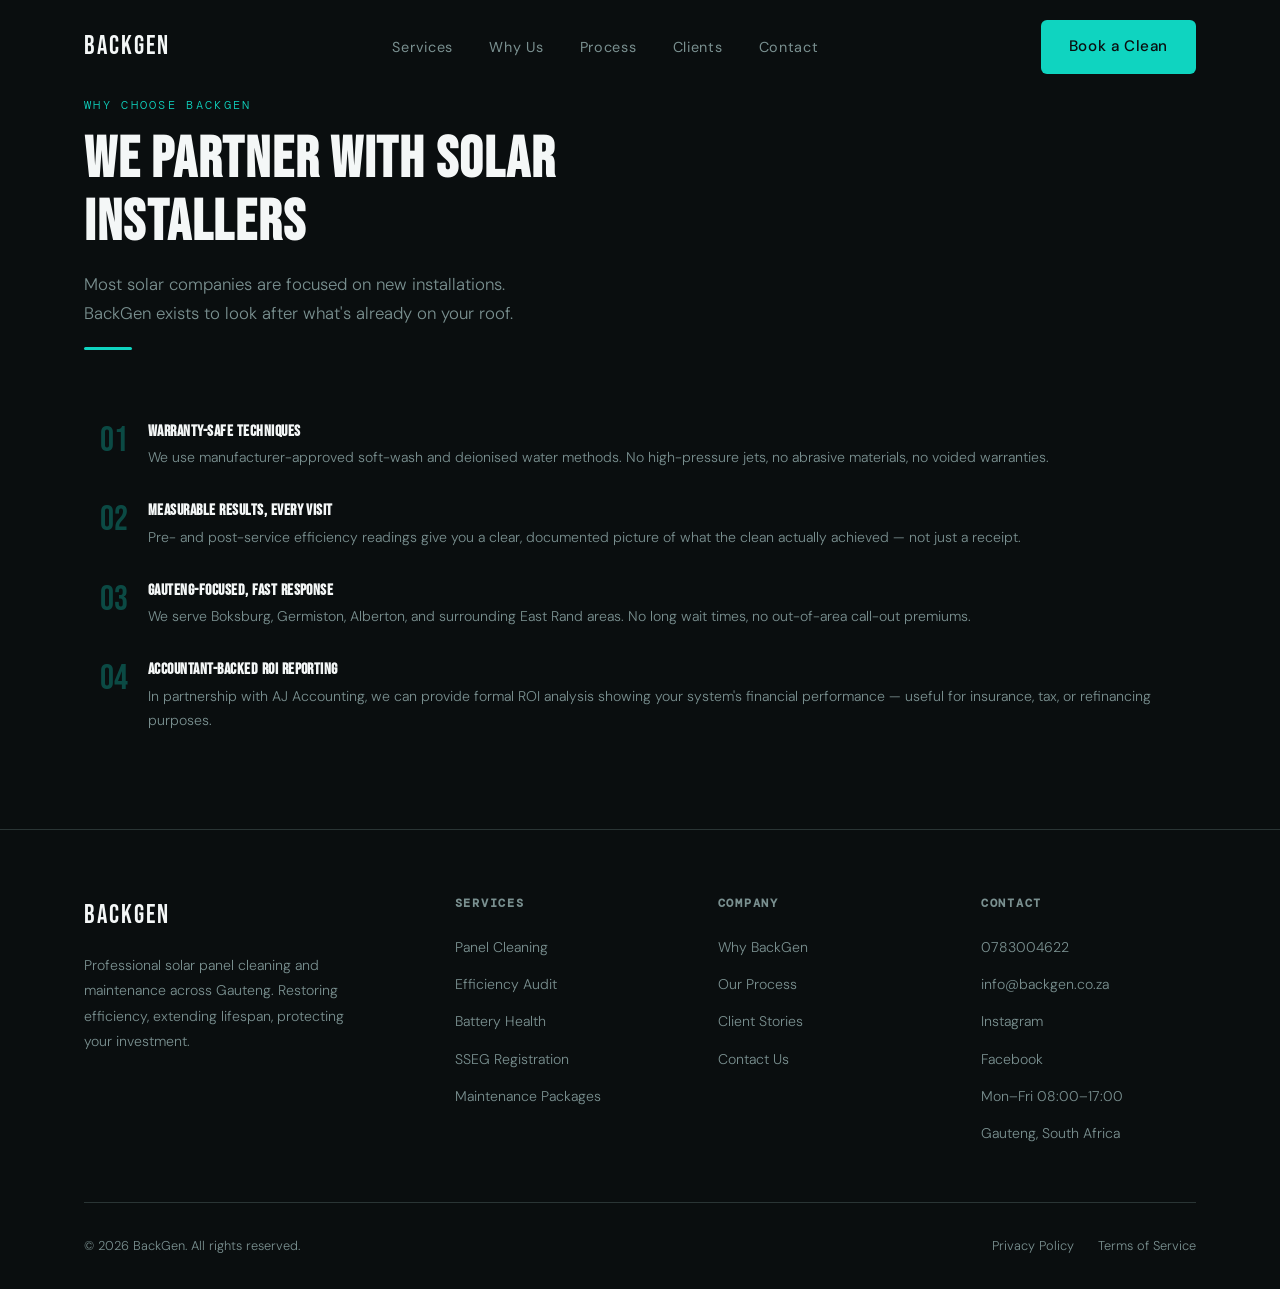
<file: why-us.html>
<!DOCTYPE html>
<html lang="en">
<head>
  <meta charset="UTF-8" />
  <meta name="viewport" content="width=device-width, initial-scale=1.0" />
  <meta name="description" content="BackGen — Professional solar panel cleaning and maintenance across Gauteng. Restore peak efficiency, extend system lifespan, and maximise your solar ROI." />
  <meta name="keywords" content="solar panel cleaning, solar maintenance, SSEG registration, Gauteng solar, Boksburg solar, solar efficiency" />
  <title>BackGen | Why Us — Gauteng</title>
  <link rel="canonical" href="https://backgen.co.za/why-us.html" />
  <link rel="preconnect" href="https://fonts.googleapis.com" />
  <link rel="preconnect" href="https://fonts.gstatic.com" crossorigin />
  <link rel="stylesheet" href="styles.css" />
  <!-- Open Graph -->
  <meta property="og:title" content="BackGen | Why Us" />
  <meta property="og:description" content="Why choose BackGen for solar panel cleaning and maintenance across Gauteng." />
  <meta property="og:type" content="website" />
  <meta property="og:url" content="https://backgen.co.za/why-us.html" />
</head>
<body>

  <!-- Shared navigation -->
  <nav class="nav" id="nav" role="navigation" aria-label="Main navigation">
    <div class="container">
      <div class="nav-inner">

        <a href="index.html" class="nav-logo" aria-label="BackGen Home">
          <span class="nav-logo-text">BackGen</span>
        </a>

        <ul class="nav-links" role="list">
          <li><a href="services.html">Services</a></li>
          <li><a href="why-us.html">Why Us</a></li>
          <li><a href="process.html">Process</a></li>
          <li><a href="clients.html">Clients</a></li>
          <li><a href="contact.html">Contact</a></li>
        </ul>

        <div class="nav-cta">
          <a href="contact.html" class="btn btn-primary">
            Book a Clean
          </a>
        </div>

        <button class="hamburger" id="hamburger" aria-label="Open mobile menu" aria-expanded="false">
          <span></span><span></span><span></span>
        </button>

      </div>
    </div>
  </nav>

  <!-- Mobile menu -->
  <div class="mobile-menu" id="mobileMenu" role="dialog" aria-modal="true" aria-label="Mobile menu">
    <button class="mobile-close" id="mobileClose" aria-label="Close menu">✕</button>
    <a href="services.html" class="mobile-link">Services</a>
    <a href="why-us.html" class="mobile-link">Why Us</a>
    <a href="process.html" class="mobile-link">Process</a>
    <a href="clients.html" class="mobile-link">Clients</a>
    <a href="contact.html" class="mobile-link">Contact</a>
    <a href="contact.html" class="btn btn-primary btn-lg">Book a Clean</a>
  </div>

  <!-- ═══════════════════════════════════════════════
       WHY BACKGEN
  ══════════════════════════════════════════════════ -->
  <section class="benefits section" id="why-backgen" aria-labelledby="benefits-heading">
    <div class="container">

      <!-- Benefits list -->
      <div>
        <div class="section-header reveal">
          <span class="label">Why Choose BackGen</span>
          <h2 id="benefits-heading">We Partner with Solar Installers</h2>
          <p>Most solar companies are focused on new installations. <br/>BackGen exists to look after what's already on your roof.</p>
          <div class="accent-line" aria-hidden="true"></div>
        </div>

        <div class="benefits-points">

          <div class="benefit-item reveal reveal-delay-1">
            <div class="benefit-num" aria-hidden="true">01</div>
            <div class="benefit-text">
              <h4>Warranty-Safe Techniques</h4>
              <p>We use manufacturer-approved soft-wash and deionised water methods. No high-pressure jets, no abrasive materials, no voided warranties.</p>
            </div>
          </div>

          <div class="benefit-item reveal reveal-delay-2">
            <div class="benefit-num" aria-hidden="true">02</div>
            <div class="benefit-text">
              <h4>Measurable Results, Every Visit</h4>
              <p>Pre- and post-service efficiency readings give you a clear, documented picture of what the clean actually achieved — not just a receipt.</p>
            </div>
          </div>

          <div class="benefit-item reveal reveal-delay-3">
            <div class="benefit-num" aria-hidden="true">03</div>
            <div class="benefit-text">
              <h4>Gauteng-Focused, Fast Response</h4>
              <p>We serve Boksburg, Germiston, Alberton, and surrounding East Rand areas. No long wait times, no out-of-area call-out premiums.</p>
            </div>
          </div>

          <div class="benefit-item reveal reveal-delay-4">
            <div class="benefit-num" aria-hidden="true">04</div>
            <div class="benefit-text">
              <h4>Accountant-Backed ROI Reporting</h4>
              <p>In partnership with AJ Accounting, we can provide formal ROI analysis showing your system's financial performance — useful for insurance, tax, or refinancing purposes.</p>
            </div>
          </div>

        </div>
      </div>

    </div>
  </section>

  <!-- Shared footer -->
  <footer class="footer" role="contentinfo">
    <div class="container">

      <div class="footer-grid">

        <div class="footer-brand">
          <a href="index.html" class="nav-logo" aria-label="BackGen Home">
            <span class="nav-logo-text">BackGen</span>
          </a>
          <p>Professional solar panel cleaning and maintenance across Gauteng. Restoring efficiency, extending lifespan, protecting your investment.</p>
        </div>

        <div class="footer-col">
          <h5>Services</h5>
          <ul role="list">
            <li><a href="services.html">Panel Cleaning</a></li>
            <li><a href="services.html">Efficiency Audit</a></li>
            <li><a href="services.html">Battery Health</a></li>
            <li><a href="services.html">SSEG Registration</a></li>
            <li><a href="services.html">Maintenance Packages</a></li>
          </ul>
        </div>

        <div class="footer-col">
          <h5>Company</h5>
          <ul role="list">
            <li><a href="why-us.html">Why BackGen</a></li>
            <li><a href="process.html">Our Process</a></li>
            <li><a href="clients.html">Client Stories</a></li>
            <li><a href="contact.html">Contact Us</a></li>
          </ul>
        </div>

        <div class="footer-col">
          <h5>Contact</h5>
          <ul role="list">
            <li><a href="tel:0783004622">0783004622</a></li>
            <li><a href="mailto:info@backgen.co.za">info@backgen.co.za</a></li>
            <li><a href="https://www.instagram.com/backgen/" target="_blank" rel="noopener noreferrer">Instagram</a></li>
            <li><a href="https://www.facebook.com/profile.php?id=61590956095185" target="_blank" rel="noopener noreferrer">Facebook</a></li>
            <li><span style="color:var(--grey-mid); font-size:0.88rem;">Mon–Fri 08:00–17:00</span></li>
            <li><span style="color:var(--grey-mid); font-size:0.88rem;">Gauteng, South Africa</span></li>
          </ul>
        </div>

      </div>

      <div class="footer-bottom">
        <p>© 2026 BackGen. All rights reserved.</p>
        <div class="footer-bottom-links">
          <a href="#">Privacy Policy</a>
          <a href="#">Terms of Service</a>
        </div>
      </div>

    </div>
  </footer>


  <script type="application/ld+json">
  {
    "@context": "https://schema.org",
    "@type": "Brand",
    "name": "BackGen",
    "url": "https://backgen.co.za",
    "slogan": "Restore peak performance",
    "areaServed": {
      "@type": "AdministrativeArea",
      "name": "Gauteng"
    }
  }
  </script>

  <script src="site.js"></script>
</body>
</html>
</file>
<file: styles.css>
/* ============================================================
   BACKGEN — styles.css
   Theme: Precision solar maintenance. Dark/teal. Geometric.
   ============================================================ */

/* ── Google Fonts ─────────────────────────────────────────── */
@import url('https://fonts.googleapis.com/css2?family=Bebas+Neue&family=DM+Sans:ital,opsz,wght@0,9..40,300;0,9..40,400;0,9..40,500;0,9..40,600;1,9..40,300&family=DM+Mono:wght@400;500&display=swap');

/* ── Design Tokens ─────────────────────────────────────────── */
:root {
  --bg:          #0a0e0f;
  --bg-card:     #111618;
  --bg-mid:      #141c1e;
  --teal:        #0fd4c0;
  --teal-dim:    #0aaa9a;
  --teal-glow:   rgba(15, 212, 192, 0.12);
  --teal-border: rgba(15, 212, 192, 0.25);
  --white:       #f4f7f7;
  --grey-hi:     #c8d4d4;
  --grey-mid:    #7a9090;
  --grey-lo:     #2a3535;
  --warn:        #f5a623;

  --font-display: 'Bebas Neue', sans-serif;
  --font-body:    'DM Sans', sans-serif;
  --font-mono:    'DM Mono', monospace;

  --radius-sm:  6px;
  --radius-md:  12px;
  --radius-lg:  20px;

  --transition: 0.3s cubic-bezier(0.4, 0, 0.2, 1);
  --shadow-teal: 0 0 40px rgba(15, 212, 192, 0.15);
}

/* ── Reset ─────────────────────────────────────────────────── */
*, *::before, *::after { box-sizing: border-box; margin: 0; padding: 0; }

html {
  scroll-behavior: smooth;
  font-size: 16px;
}

body {
  background: var(--bg);
  color: var(--grey-hi);
  font-family: var(--font-body);
  font-weight: 300;
  line-height: 1.7;
  overflow-x: hidden;
}

img { display: block; max-width: 100%; height: auto; object-fit: contain; }

a { color: var(--teal); text-decoration: none; transition: opacity var(--transition); }
a:hover { opacity: 0.75; }
ul { list-style: none; }

/* ── Typography ─────────────────────────────────────────────── */
h1, h2, h3, h4 {
  font-family: var(--font-display);
  letter-spacing: 0.03em;
  line-height: 1.1;
  color: var(--white);
}

h1 { font-size: clamp(3.2rem, 9vw, 7rem); }
h2 { font-size: clamp(2rem, 5vw, 3.6rem); }
h3 { font-size: clamp(1.3rem, 3vw, 1.8rem); }
h4 { font-size: 1.1rem; letter-spacing: 0.08em; }

p { font-size: clamp(0.95rem, 2vw, 1.05rem); color: var(--grey-mid); }

.label {
  font-family: var(--font-mono);
  font-size: 0.72rem;
  letter-spacing: 0.2em;
  text-transform: uppercase;
  color: var(--teal);
}

/* ── Layout Utilities ───────────────────────────────────────── */
.container {
  max-width: 1160px;
  margin: 0 auto;
  padding: 0 24px;
}

.section {
  padding: 96px 0;
  position: relative;
}

.section-header {
  margin-bottom: 64px;
}

.section-header .label {
  display: block;
  margin-bottom: 12px;
}

.section-header h2 {
  max-width: 600px;
}

.section-header p {
  margin-top: 16px;
  max-width: 520px;
  font-size: 1.05rem;
}

/* Teal accent line under headings */
.accent-line {
  display: inline-block;
  width: 48px;
  height: 3px;
  background: var(--teal);
  border-radius: 2px;
  margin-top: 20px;
  margin-bottom: 0;
}

/* ── Buttons ────────────────────────────────────────────────── */
.btn {
  display: inline-flex;
  align-items: center;
  gap: 8px;
  padding: 14px 28px;
  font-family: var(--font-body);
  font-weight: 500;
  font-size: 0.95rem;
  letter-spacing: 0.04em;
  border-radius: var(--radius-sm);
  transition: all var(--transition);
  cursor: pointer;
  border: none;
  white-space: nowrap;
}

.btn-primary {
  background: var(--teal);
  color: var(--bg);
}

.btn-primary:hover {
  background: var(--teal-dim);
  transform: translateY(-2px);
  box-shadow: 0 8px 32px rgba(15, 212, 192, 0.35);
  opacity: 1;
}

.btn-outline {
  background: transparent;
  color: var(--teal);
  border: 1px solid var(--teal-border);
}

.btn-outline:hover {
  background: var(--teal-glow);
  border-color: var(--teal);
  opacity: 1;
  transform: translateY(-2px);
}

.btn-lg {
  padding: 18px 36px;
  font-size: 1rem;
}

/* ── Navigation ─────────────────────────────────────────────── */
.nav {
  position: fixed;


  top: 0;
  left: 0;
  right: 0;
  z-index: 100;
  padding: 20px 0;
  transition: all var(--transition);
}

.nav.scrolled {
  background: rgba(10, 14, 15, 0.92);
  backdrop-filter: blur(12px);
  padding: 14px 0;
  border-bottom: 1px solid var(--grey-lo);
}

.nav-inner {
  display: flex;
  align-items: center;
  justify-content: space-between;
}

.nav-logo {
  display: flex;
  align-items: center;
  gap: 10px;
  color: var(--white);
  font-family: var(--font-display);
  font-size: 1.6rem;
  letter-spacing: 0.08em;
}

.nav-logo-img {
  width: 44px;
  height: 44px;
  border-radius: 10px;
  object-fit: contain;
}


.nav-logo-text {
  display: inline-block;
}





.nav-links {
  display: flex;
  align-items: center;
  gap: 36px;
}

.nav-links a {
  color: var(--grey-mid);
  font-size: 0.9rem;
  font-weight: 400;
  letter-spacing: 0.05em;
  transition: color var(--transition);
}

.nav-links a:hover {
  color: var(--white);
  opacity: 1;
}



.nav-cta {
  display: flex;
  align-items: center;
  gap: 16px;
}

.hamburger {
  display: none;
  flex-direction: column;
  gap: 5px;
  cursor: pointer;
  padding: 4px;
  background: none;
  border: none;
}

.hamburger span {
  display: block;
  width: 24px;
  height: 2px;
  background: var(--grey-hi);
  border-radius: 2px;
  transition: all var(--transition);
}

/* Mobile nav */
.mobile-menu {
  display: none;
  position: fixed;
  inset: 0;
  background: var(--bg);
  z-index: 110;
  flex-direction: column;
  align-items: center;
  justify-content: flex-start;
  gap: 20px;
  padding: 96px 24px 32px;
  overflow: auto;
  opacity: 0;
  pointer-events: none;
  transition: opacity var(--transition);
}


.mobile-menu.open {
  opacity: 1;
  pointer-events: all;
  display: flex;
}

/* When menu is open, hamburger must not obstruct close */
body.menu-open .hamburger {
  opacity: 0;
  pointer-events: none;
}


.mobile-menu a {
  font-family: var(--font-display);
  font-size: 2rem;
  color: var(--white);
  letter-spacing: 0.06em;
}


.mobile-close {
  position: absolute;
  top: 22px;
  right: 18px;
  background: none;
  border: none;
  color: var(--grey-hi);
  font-size: 1.8rem;
  cursor: pointer;
  z-index: 120;
}


/* ── Hero ───────────────────────────────────────────────────── */
.hero {
  min-height: 100vh;
  display: flex;
  align-items: center;
  position: relative;
  overflow: hidden;
  padding-top: 80px;
}

.hero-bg {
  position: absolute;
  inset: 0;
  background: 
    radial-gradient(ellipse 80% 60% at 60% 50%, rgba(15, 212, 192, 0.07) 0%, transparent 70%),
    radial-gradient(ellipse 40% 40% at 80% 20%, rgba(15, 212, 192, 0.05) 0%, transparent 60%),
    var(--bg);
}

/* Grid texture overlay */
.hero-bg::before {
  content: '';
  position: absolute;
  inset: 0;
  background-image: 
    linear-gradient(rgba(15, 212, 192, 0.04) 1px, transparent 1px),
    linear-gradient(90deg, rgba(15, 212, 192, 0.04) 1px, transparent 1px);
  background-size: 48px 48px;
  mask-image: radial-gradient(ellipse 70% 70% at 60% 50%, black 0%, transparent 75%);
}

.hero-inner {
  position: relative;
  z-index: 1;
  display: grid;
  grid-template-columns: 1fr 1fr;
  gap: 64px;
  align-items: center;
}

.hero-content {
  max-width: 580px;
}

@keyframes pulse-dot {
  0%, 100% { opacity: 1; transform: scale(1); }
  50% { opacity: 0.5; transform: scale(0.8); }
}

.hero h1 .teal { color: var(--teal); }

.hero-sub {
  font-size: 1.1rem;
  color: var(--grey-mid);
  margin-bottom: 40px;
  max-width: 460px;
  line-height: 1.75;
}

.hero-actions {
  display: flex;
  align-items: center;
  gap: 16px;
  flex-wrap: wrap;
}

.hero-stat-num {
  font-family: var(--font-display);
  font-size: 2.2rem;
  color: var(--teal);
  line-height: 1;
  letter-spacing: 0.02em;
}

.hero-stat-label {
  font-size: 0.8rem;
  color: var(--grey-mid);
  margin-top: 4px;
  letter-spacing: 0.05em;
}

/* Hero visual side */
.hero-visual {
  position: relative;
}

.hero-img-wrap {
  border-radius: var(--radius-lg);
  overflow: hidden;
  position: relative;
  background: var(--bg-card);
}

.hero-img-placeholder {
  width: 100%;
  height: 100%;
  display: flex;
  flex-direction: column;
  align-items: center;
  justify-content: center;
  background: linear-gradient(135deg, var(--bg-card) 0%, #0d1516 100%);
}

.hero-img-icon {
  font-size: 3rem;
  opacity: 0.8;
}

.hero-img-placeholder p {
  font-family: var(--font-mono);
  font-size: 0.7rem;
  letter-spacing: 0.15em;
  color: var(--grey-lo);
  text-align: center;
  max-width: 200px;
}

.hero-badge-icon {
  width: 36px;
  height: 36px;
  border-radius: 8px;
  background: var(--teal-glow);
  display: flex;
  align-items: center;
  justify-content: center;
  font-size: 1.1rem;
  color: var(--teal);
  flex-shrink: 0;
}

.hero-badge-text strong {
  display: block;
  font-size: 0.85rem;
  color: var(--white);
  font-weight: 500;
}

.hero-badge-text span {
  font-size: 0.75rem;
  color: var(--grey-mid);
}

/* ── Services ───────────────────────────────────────────────── */
.services {
  background: var(--bg-mid);
}

/* Hero service card — cleaning */
.service-hero-card {
  display: grid;
  grid-template-columns: 1fr 1fr;
  gap: 0;
  border-radius: var(--radius-lg);
  overflow: hidden;
  border: 1px solid var(--teal-border);
  margin-bottom: 32px;
  background: var(--bg-card);
}

.service-hero-content {
  padding: 52px;
  display: flex;
  flex-direction: column;
  justify-content: space-between;
}

.service-tag {
  display: inline-flex;
  align-items: center;
  gap: 6px;
  padding: 6px 12px;
  background: var(--teal-glow);
  border: 1px solid var(--teal-border);
  border-radius: 100px;
  font-family: var(--font-mono);
  font-size: 0.68rem;
  letter-spacing: 0.15em;
  color: var(--teal);
  text-transform: uppercase;
  margin-bottom: 24px;
  width: fit-content;
}

.service-hero-content h3 {
  font-size: clamp(1.8rem, 3vw, 2.4rem);
  margin-bottom: 16px;
}

.service-hero-content p {
  margin-bottom: 28px;
  line-height: 1.8;
}

.service-checklist {
  display: flex;
  flex-direction: column;
  gap: 10px;
  margin-bottom: 36px;
}

.service-checklist li {
  display: flex;
  align-items: center;
  gap: 10px;
  font-size: 0.9rem;
  color: var(--grey-mid);
}

.check-icon {
  width: 20px;
  height: 20px;
  border-radius: 50%;
  background: var(--teal-glow);
  border: 1px solid var(--teal-border);
  display: flex;
  align-items: center;
  justify-content: center;
  color: var(--teal);
  font-size: 0.65rem;
  flex-shrink: 0;
}

.service-hero-img {
  position: relative;
  min-height: 360px;
  background: linear-gradient(135deg, #0d1c1e 0%, #071213 100%);
  display: flex;
  align-items: center;
  justify-content: center;
  flex-direction: column;
  gap: 12px;
}

.service-hero-img .img-hint {
  font-family: var(--font-mono);
  font-size: 0.65rem;
  letter-spacing: 0.12em;
  color: var(--grey-lo);
  text-align: center;
}

.service-hero-img .img-icon {
  font-size: 3.5rem;
  opacity: 0.6;
  padding: 32px;
}

/* Secondary service grid */
.services-grid {
  display: grid;
  grid-template-columns: repeat(3, 1fr);
  gap: 20px;
}

.service-card {
  background: var(--bg-card);
  border: 1px solid var(--grey-lo);
  border-radius: var(--radius-md);
  padding: 36px 32px;
  transition: all var(--transition);
  position: relative;
  overflow: hidden;
}

.service-card::before {
  content: '';
  position: absolute;
  bottom: 0;
  left: 0;
  right: 0;
  height: 2px;
  background: var(--teal);
  transform: scaleX(0);
  transition: transform var(--transition);
  transform-origin: left;
}

.service-card:hover {
  border-color: var(--teal-border);
  transform: translateY(-4px);
  box-shadow: var(--shadow-teal);
}

.service-card:hover::before {
  transform: scaleX(1);
}

.service-card-icon {
  width: 48px;
  height: 48px;
  border-radius: var(--radius-sm);
  background: var(--teal-glow);
  display: flex;
  align-items: center;
  justify-content: center;
  font-size: 1.3rem;
  margin-bottom: 20px;
}

.service-card h3 {
  font-size: 1.35rem;
  margin-bottom: 12px;
}

.service-card p {
  font-size: 0.9rem;
  line-height: 1.75;
}

/* ── Why BackGen ────────────────────────────────────────────── */
.benefits {
  background: var(--bg);
}

.benefits-grid {
  display: grid;
  grid-template-columns: 1fr 1fr;
  gap: 64px;
  align-items: center;
}

.benefits-visual {
  position: relative;
}

.efficiency-dial {
  background: var(--bg-card);
  border: 1px solid var(--grey-lo);
  border-radius: var(--radius-lg);
  padding: 48px;
  text-align: center;
}

.dial-label {
  font-family: var(--font-mono);
  font-size: 0.7rem;
  letter-spacing: 0.15em;
  color: var(--grey-mid);
  text-transform: uppercase;
  margin-bottom: 24px;
}

.dial-arc {
  position: relative;
  width: 180px;
  height: 180px;
  margin: 0 auto 24px;
}

.dial-arc svg {
  transform: rotate(-90deg);
}

.dial-arc .track {
  fill: none;
  stroke: var(--grey-lo);
  stroke-width: 12;
}

.dial-arc .fill {
  fill: none;
  stroke: var(--teal);
  stroke-width: 12;
  stroke-linecap: round;
  stroke-dasharray: 440;
  stroke-dashoffset: 132; /* ~70% = 440 * 0.3 */
  filter: drop-shadow(0 0 8px rgba(15, 212, 192, 0.5));
}

.dial-center {
  position: absolute;
  inset: 0;
  display: flex;
  flex-direction: column;
  align-items: center;
  justify-content: center;
}

.dial-pct {
  font-family: var(--font-display);
  font-size: 2.8rem;
  color: var(--teal);
  line-height: 1;
}

.dial-pct-sub {
  font-size: 0.75rem;
  color: var(--grey-mid);
}

.dial-caption {
  font-size: 0.85rem;
  color: var(--grey-mid);
  line-height: 1.6;
}

.benefits-points {
  display: flex;
  flex-direction: column;
  gap: 32px;
}

.benefit-item {
  display: flex;
  gap: 20px;
}

.benefit-num {
  font-family: var(--font-display);
  font-size: 2.2rem;
  color: var(--teal);
  opacity: 0.3;
  line-height: 1;
  flex-shrink: 0;
  width: 44px;
  text-align: right;
}


.benefit-text h4 {
  font-size: 1rem;
  letter-spacing: 0.03em;
  margin-bottom: 6px;
}

.benefit-text p {
  font-size: 0.88rem;
  line-height: 1.7;
}

/* ── Process ────────────────────────────────────────────────── */
.process {
  background: var(--bg-mid);
}

.process-steps {
  display: grid;
  grid-template-columns: repeat(4, 1fr);
  gap: 0;
  position: relative;
}

/* Connecting line between steps */
.process-steps::before {
  content: '';
  position: absolute;
  top: 36px;
  left: calc(12.5% + 18px);
  right: calc(12.5% + 18px);
  height: 1px;
  background: linear-gradient(90deg, var(--teal), var(--teal) 70%, transparent);
  z-index: 0;
}

.process-step {
  position: relative;
  z-index: 1;
  padding: 0 20px;
  text-align: center;
}

.step-num-wrap {
  width: 72px;
  height: 72px;
  border-radius: 50%;
  background: var(--bg-card);
  border: 2px solid var(--teal-border);
  display: flex;
  align-items: center;
  justify-content: center;
  margin: 0 auto 24px;
  position: relative;
}

.step-num-wrap::after {
  content: '';
  position: absolute;
  inset: -6px;
  border-radius: 50%;
  border: 1px solid rgba(15, 212, 192, 0.1);
}

.step-num {
  font-family: var(--font-display);
  font-size: 1.6rem;
  color: var(--teal);
  line-height: 1;
}

.process-step h4 {
  font-size: 1rem;
  margin-bottom: 8px;
}

.process-step p {
  font-size: 0.85rem;
  line-height: 1.65;
}

/* ── Testimonials ───────────────────────────────────────────── */
.testimonials {
  background: var(--bg);
}

.testimonials-grid {
  display: grid;
  grid-template-columns: repeat(3, 1fr);
  gap: 24px;
}

.testi-card {
  background: var(--bg-card);
  border: 1px solid var(--grey-lo);
  border-radius: var(--radius-md);
  padding: 36px 32px;
  position: relative;
  transition: all var(--transition);
}

.testi-card:hover {
  border-color: var(--teal-border);
  box-shadow: var(--shadow-teal);
}

.testi-quote-mark {
  font-family: var(--font-display);
  font-size: 4rem;
  color: var(--teal);
  opacity: 0.2;
  line-height: 1;
  margin-bottom: -8px;
}

.testi-text {
  font-size: 0.92rem;
  line-height: 1.8;
  color: var(--grey-mid);
  margin-bottom: 24px;
  font-style: italic;
}

.testi-author {
  display: flex;
  align-items: center;
  gap: 12px;
  padding-top: 20px;
  border-top: 1px solid var(--grey-lo);
}

.testi-avatar {
  width: 40px;
  height: 40px;
  border-radius: 50%;
  background: var(--teal-glow);
  border: 1px solid var(--teal-border);
  display: flex;
  align-items: center;
  justify-content: center;
  font-family: var(--font-display);
  font-size: 1rem;
  color: var(--teal);
  flex-shrink: 0;
}

.testi-name {
  font-size: 0.88rem;
  font-weight: 500;
  color: var(--white);
}

.testi-role {
  font-size: 0.78rem;
  color: var(--grey-mid);
}

/* ── Contact ────────────────────────────────────────────────── */
.contact {
  background: var(--bg-mid);
}

.contact-grid {
  display: grid;
  grid-template-columns: 1fr 1.4fr;
  gap: 64px;
  align-items: start;
}

.contact-info {
  display: flex;
  flex-direction: column;
  gap: 32px;
}

.contact-info-block h3 {
  font-size: 1.5rem;
  margin-bottom: 8px;
}

.contact-info-block p {
  font-size: 0.92rem;
}

.contact-details {
  display: flex;
  flex-direction: column;
  gap: 20px;
}

.contact-item {
  display: flex;
  align-items: flex-start;
  gap: 14px;
}

.contact-item-icon {
  width: 40px;
  height: 40px;
  border-radius: var(--radius-sm);
  background: var(--teal-glow);
  border: 1px solid var(--teal-border);
  display: flex;
  align-items: center;
  justify-content: center;
  font-size: 1rem;
  color: var(--teal);
  flex-shrink: 0;
}

.contact-item-text strong {
  display: block;
  font-size: 0.8rem;
  letter-spacing: 0.08em;
  text-transform: uppercase;
  color: var(--grey-mid);
  margin-bottom: 2px;
  font-weight: 400;
}

.contact-item-text span, .contact-item-text a {
  font-size: 0.95rem;
  color: var(--grey-hi);
}

/* ── Form ───────────────────────────────────────────────────── */
.form-card {
  background: var(--bg-card);
  border: 1px solid var(--grey-lo);
  border-radius: var(--radius-lg);
  padding: 48px;
}

.form-row {
  display: grid;
  grid-template-columns: 1fr 1fr;
  gap: 20px;
}

.form-group {
  display: flex;
  flex-direction: column;
  gap: 8px;
  margin-bottom: 20px;
}

.form-group:last-of-type {
  margin-bottom: 0;
}

.form-group label {
  font-size: 0.78rem;
  letter-spacing: 0.08em;
  text-transform: uppercase;
  color: var(--grey-mid);
  font-family: var(--font-mono);
}

.form-group input,
.form-group select,
.form-group textarea {
  background: var(--bg-mid);
  border: 1px solid var(--grey-lo);
  border-radius: var(--radius-sm);
  padding: 12px 16px;
  color: var(--white);
  font-family: var(--font-body);
  font-size: 0.95rem;
  transition: border-color var(--transition);
  outline: none;
  width: 100%;
  appearance: none;
  -webkit-appearance: none;
}

.form-group input:focus,
.form-group select:focus,
.form-group textarea:focus {
  border-color: var(--teal);
}

.form-group textarea {
  resize: vertical;
  min-height: 100px;
}

.form-group select {
  background-image: url("data:image/svg+xml,%3Csvg xmlns='http://www.w3.org/2000/svg' viewBox='0 0 16 16'%3E%3Cpath fill='%230fd4c0' d='M4 6l4 4 4-4'/%3E%3C/svg%3E");
  background-repeat: no-repeat;
  background-position: right 12px center;
  background-size: 16px;
  padding-right: 40px;
  cursor: pointer;
}

.form-group select option {
  background: var(--bg-card);
  color: var(--white);
}

.form-status {
  margin-top: 16px;
  padding: 12px 16px;
  border-radius: var(--radius-sm);
  font-size: 0.9rem;
  display: none;
}

.form-status.success {
  display: block;
  background: rgba(15, 212, 192, 0.1);
  border: 1px solid var(--teal-border);
  color: var(--teal);
}

.form-status.error {
  display: block;
  background: rgba(220, 60, 60, 0.1);
  border: 1px solid rgba(220, 60, 60, 0.3);
  color: #e07070;
}

/* ── Footer ─────────────────────────────────────────────────── */
.footer {
  background: var(--bg);
  border-top: 1px solid var(--grey-lo);
  padding: 64px 0 32px;
}

.footer-grid {
  display: grid;
  grid-template-columns: 1.5fr 1fr 1fr 1fr;
  gap: 48px;
  margin-bottom: 56px;
}

.footer-brand p {
  font-size: 0.88rem;
  line-height: 1.8;
  margin-top: 16px;
  max-width: 280px;
}

.footer-col h5 {
  font-family: var(--font-mono);
  font-size: 0.72rem;
  letter-spacing: 0.15em;
  text-transform: uppercase;
  color: var(--grey-mid);
  margin-bottom: 20px;
}

.footer-col ul {
  display: flex;
  flex-direction: column;
  gap: 10px;
}

.footer-col ul li a {
  font-size: 0.88rem;
  color: var(--grey-mid);
  transition: color var(--transition);
}

.footer-col ul li a:hover {
  color: var(--teal);
  opacity: 1;
}

.footer-bottom {
  display: flex;
  align-items: center;
  justify-content: space-between;
  padding-top: 32px;
  border-top: 1px solid var(--grey-lo);
}

.footer-bottom p {
  font-size: 0.8rem;
  color: var(--grey-mid);
}

.footer-bottom-links {
  display: flex;
  gap: 24px;
}

.footer-bottom-links a {
  font-size: 0.8rem;
  color: var(--grey-mid);
}

/* ── Scroll reveal animations ───────────────────────────────── */
.reveal {
  opacity: 0;
  transform: translateY(28px);
  transition: opacity 0.65s ease, transform 0.65s ease;
}

.reveal.visible {
  opacity: 1;
  transform: translateY(0);
}

.reveal-delay-1 { transition-delay: 0.1s; }
.reveal-delay-2 { transition-delay: 0.2s; }
.reveal-delay-3 { transition-delay: 0.3s; }
.reveal-delay-4 { transition-delay: 0.4s; }

/* ── Responsive ─────────────────────────────────────────────── */
@media (max-width: 1024px) {
  .hero-inner {
    grid-template-columns: 1fr;
    gap: 48px;
  }

  .hero-visual { display: none; }

  .service-hero-card {
    grid-template-columns: 1fr;
  }

  .service-hero-img {
    min-height: 220px;
  }

  .services-grid {
    grid-template-columns: 1fr 1fr;
  }

  .benefits-grid {
    grid-template-columns: 1fr;
  }

  .process-steps {
    grid-template-columns: 1fr 1fr;
    gap: 40px;
  }

  .process-steps::before { display: none; }

  .contact-grid {
    grid-template-columns: 1fr;
  }

  .footer-grid {
    grid-template-columns: 1fr 1fr;
  }
}

@media (max-width: 768px) {
  .section { padding: 64px 0; }

  .mobile-menu {
    padding-top: 88px;
    gap: 16px;
  }

  .mobile-menu a {
    font-size: 1.75rem;
  }


  h1 { font-size: clamp(2.6rem, 10vw, 4.2rem); }

  .nav-links { display: none; }
  /* On mobile, hide the desktop CTA buttons (including "Book a Clean") when burger menu is available */
  .nav-cta { display: none; }
  .hamburger { display: flex; }


  .services-grid {
    grid-template-columns: 1fr;
  }

  .process-steps {
    grid-template-columns: 1fr;
  }

  .testimonials-grid {
    grid-template-columns: 1fr;
  }

  .form-row {
    grid-template-columns: 1fr;
  }

  .footer-grid {
    grid-template-columns: 1fr;
    gap: 36px;
  }

  .footer-bottom {
    flex-direction: column;
    gap: 16px;
    text-align: center;
  }

  .hero-stats {
    gap: 20px;
    flex-wrap: wrap;
  }

  .service-hero-content {
    padding: 32px;
  }

  .form-card {
    padding: 28px 24px;
  }

  .efficiency-dial {
    padding: 32px;
  }
}

@media (max-width: 480px) {
  .hero-actions {
    flex-direction: column;
    align-items: flex-start;
  }

  .btn-lg {
    width: 100%;
    justify-content: center;
  }
}
</file>
